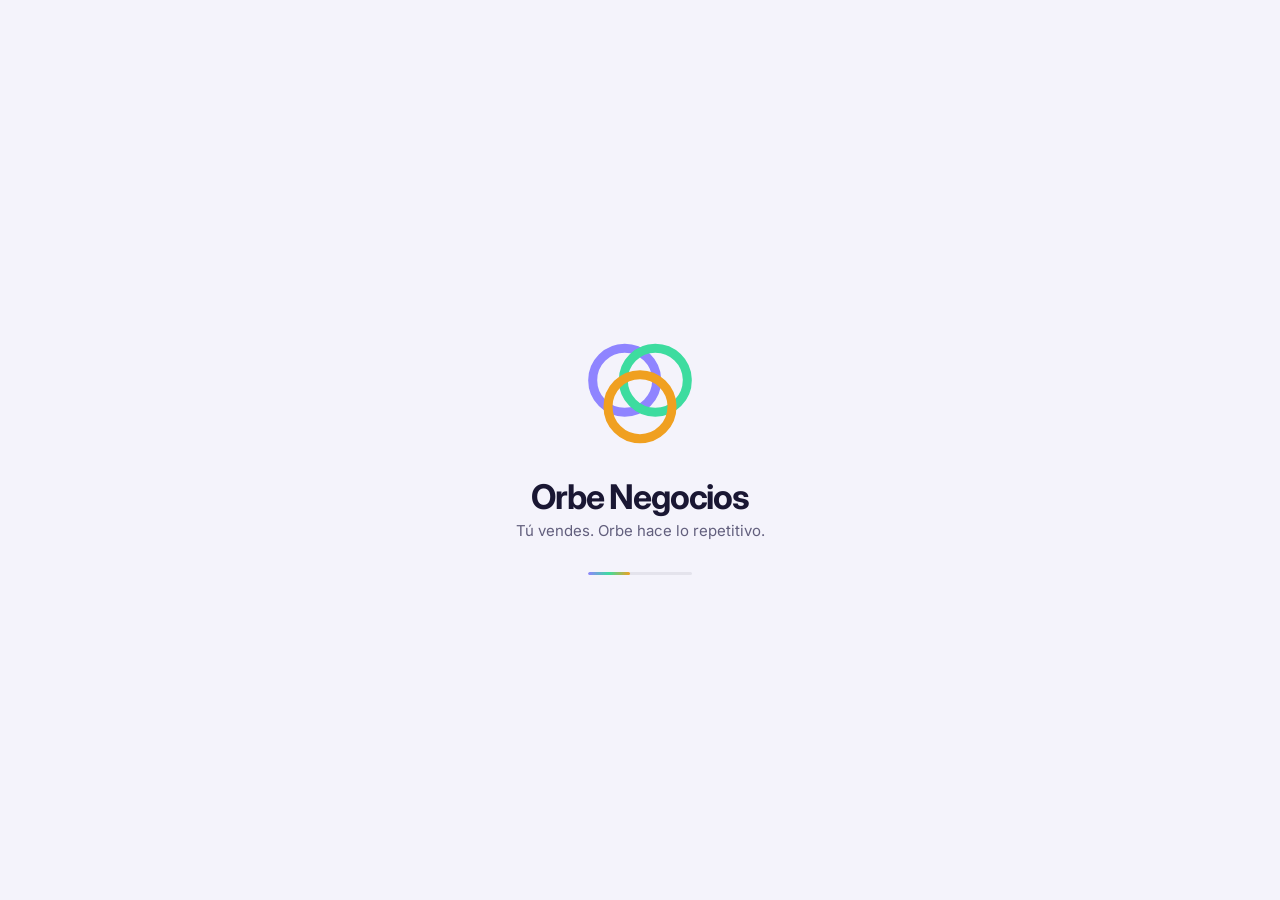
<file: index.html>
<!doctype html>
<html lang="es">
<head>
<meta charset="utf-8">
<meta name="viewport" content="width=device-width, initial-scale=1, maximum-scale=1, user-scalable=no, viewport-fit=cover">
<meta name="theme-color" content="#0b0a14">
<meta name="description" content="Orbe Negocios: vende, cobra y mira cuánto ganas, desde el teléfono o la computadora.">
<meta name="apple-mobile-web-app-capable" content="yes">
<meta name="mobile-web-app-capable" content="yes">
<meta name="apple-mobile-web-app-status-bar-style" content="black-translucent">
<meta name="apple-mobile-web-app-title" content="Orbe Negocios">
<title>Orbe Negocios</title>
<link rel="manifest" href="manifest.webmanifest">
<link rel="icon" href="icons/icono.svg" type="image/svg+xml">
<link rel="apple-touch-icon" href="icons/icono-180.png">
<link rel="preconnect" href="https://fonts.googleapis.com">
<link rel="preconnect" href="https://fonts.gstatic.com" crossorigin>
<link rel="stylesheet" href="https://fonts.googleapis.com/css2?family=Inter:wght@400;500;600;700&display=swap">
<link rel="stylesheet" href="css/orbe.css">
<link rel="modulepreload" href="js/lib/preact-htm.js">
</head>
<body>
<div id="app"></div>
<div class="splash" id="splash" role="status" aria-label="Cargando Orbe Negocios">
  <svg class="sp-logo" viewBox="0 0 92 92" aria-hidden="true">
    <g class="sp-gira">
      <circle class="sp-c sp-c1" cx="35" cy="39.7" r="23" pathLength="100"/>
      <circle class="sp-c sp-c2" cx="57" cy="39.7" r="23" pathLength="100"/>
      <circle class="sp-c sp-c3" cx="46" cy="58.7" r="23" pathLength="100"/>
    </g>
  </svg>
  <div class="sp-nombre">Orbe Negocios</div>
  <div class="sp-frase">Tú vendes. Orbe hace lo repetitivo.</div>
  <div class="sp-negocio" id="sp-negocio" hidden></div>
  <div class="sp-barra"><i></i></div>
  <p class="sp-error" id="sp-error" hidden>No se pudo abrir Orbe Negocios. Revisa tu conexión y vuelve a intentarlo.</p>
</div>
<script>
// Pantalla de carga: tema y nombre del negocio desde el primer instante; se va cuando la app está lista.
(function () {
  var d = null; try { d = JSON.parse(localStorage.getItem('orbe-negocios-mini') || 'null'); } catch (e) {}
  var tema = d && d.tema;
  if (tema === 'claro') document.documentElement.setAttribute('data-theme', 'light');
  if (tema === 'oscuro') document.documentElement.setAttribute('data-theme', 'dark');
  if (d && d.nombre) { var n = document.getElementById('sp-negocio'); n.textContent = d.nombre; n.hidden = false; }
  var el = document.getElementById('splash'), t0 = Date.now(), listo = false;
  var rapido = window.matchMedia && matchMedia('(prefers-reduced-motion: reduce)').matches;
  window.__listo = function () {
    if (listo) return; listo = true;
    setTimeout(function () { el.classList.add('sale'); setTimeout(function () { el.remove(); }, 500); }, Math.max(0, (rapido ? 250 : 1500) - (Date.now() - t0)));
  };
  // Si la app no arranca (sin internet la primera vez, o un error), se avisa en vez de quedarse cargando para siempre.
  setTimeout(function () { if (!listo) { document.getElementById('sp-error').hidden = false; el.classList.add('con-error'); } }, 9000);
  window.addEventListener('error', function (e) { if (!listo && e.target && e.target.tagName === 'SCRIPT') { document.getElementById('sp-error').hidden = false; el.classList.add('con-error'); } }, true);
})();
</script>
<noscript><p style="padding:40px 20px;text-align:center">Orbe Negocios necesita JavaScript.</p></noscript>
<script type="module" src="js/app.js"></script>
</body>
</html>
</file>
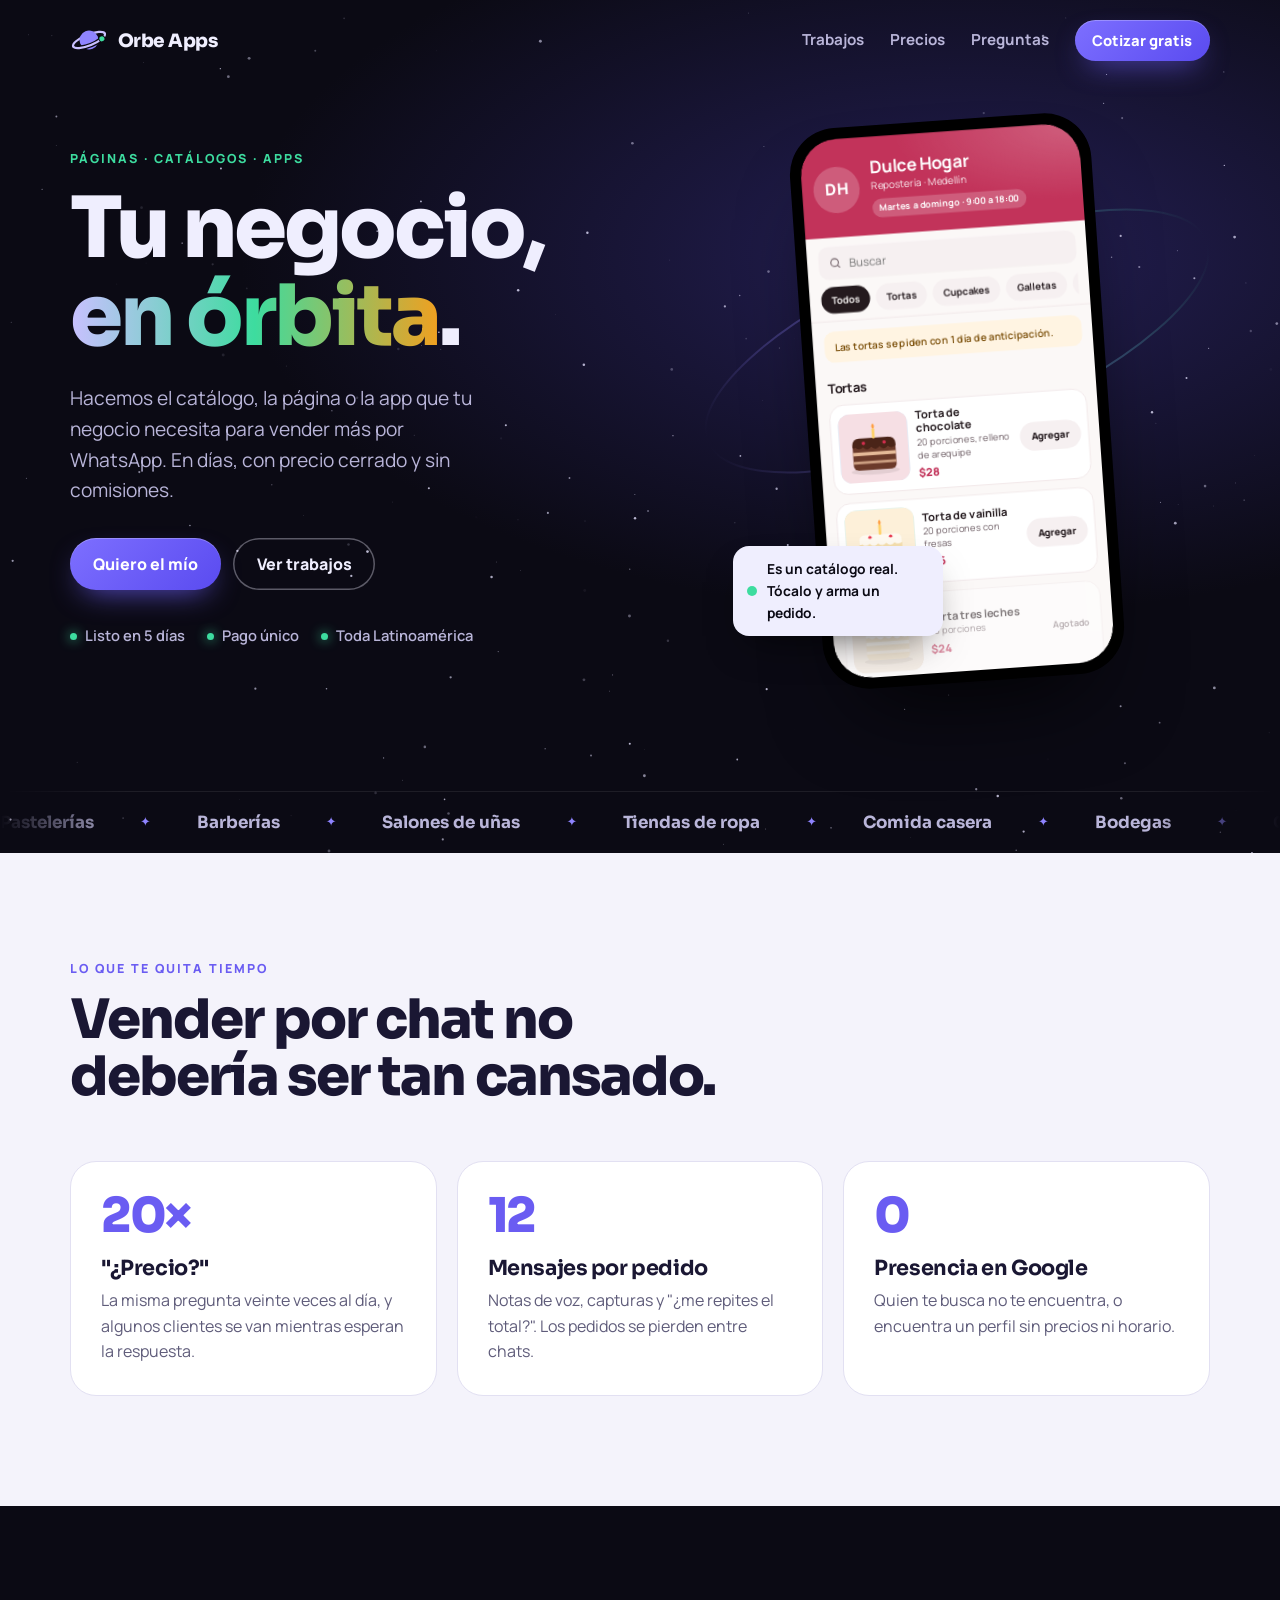
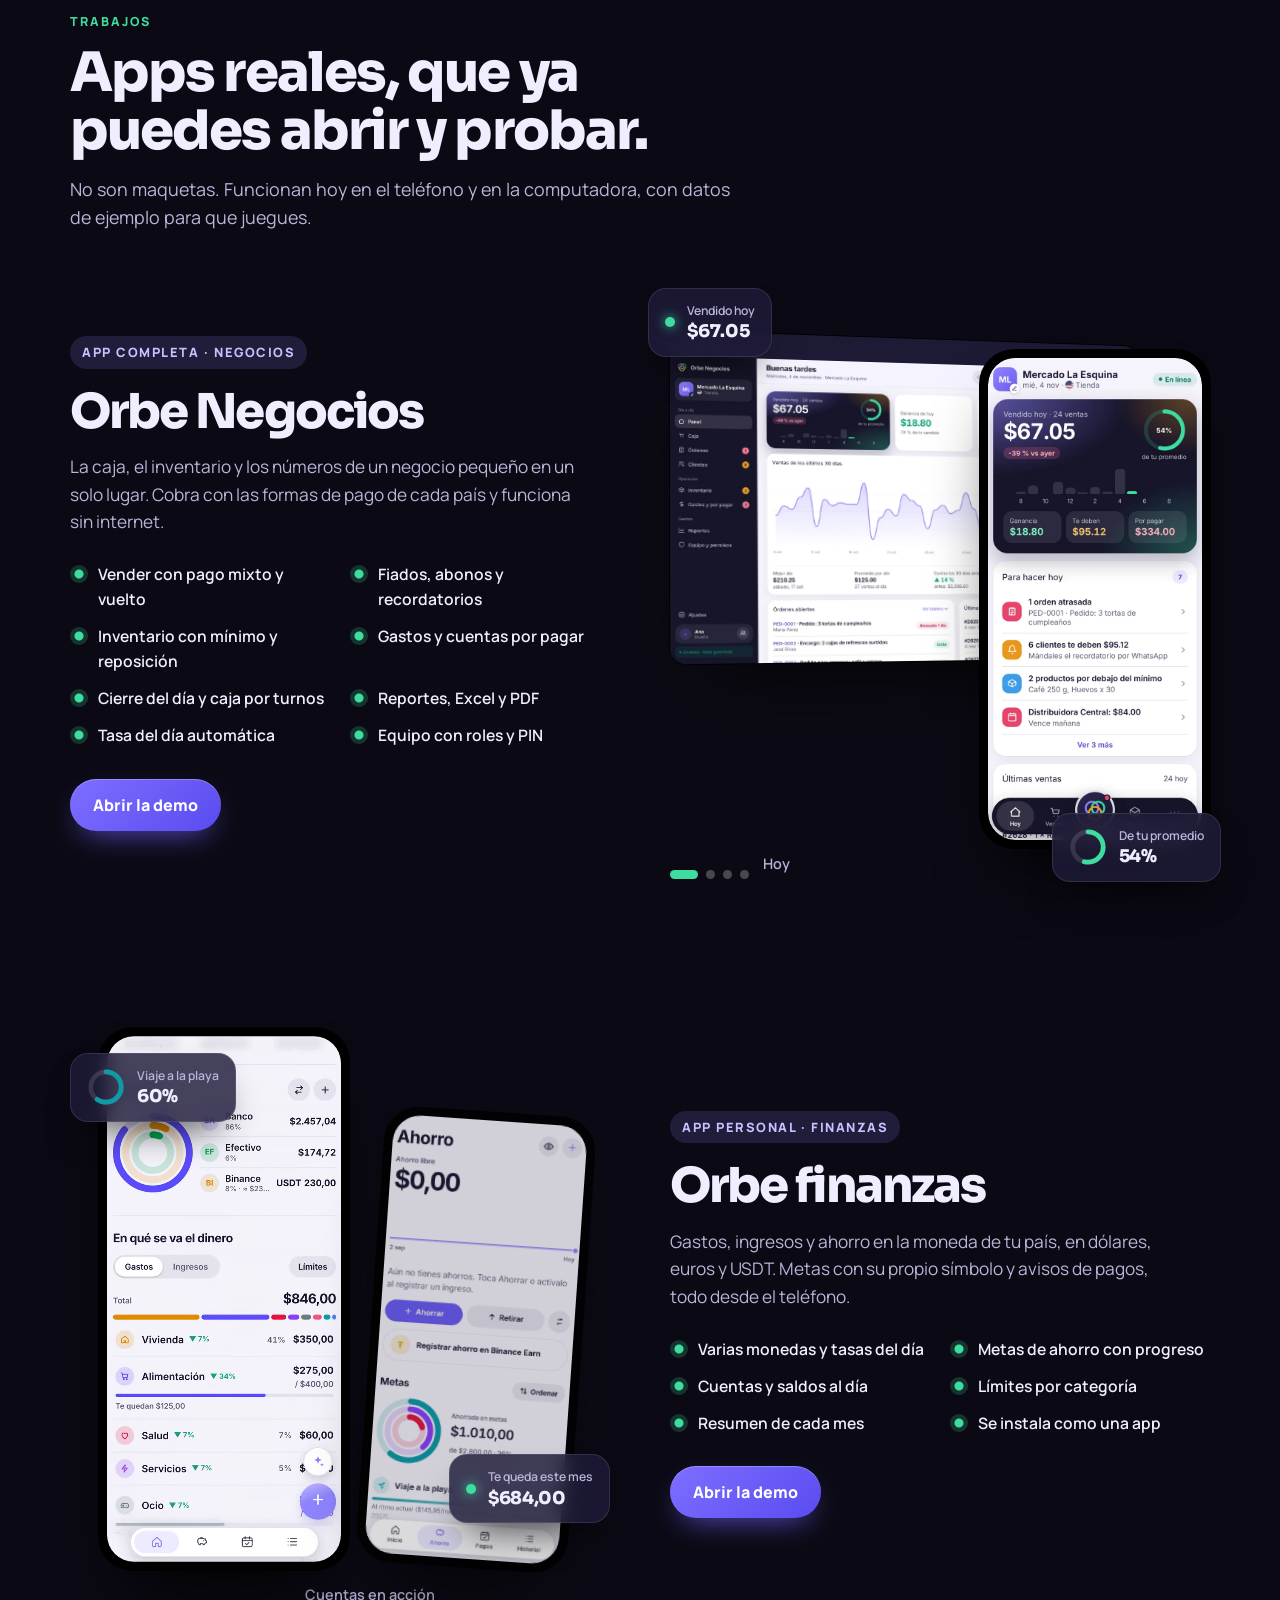
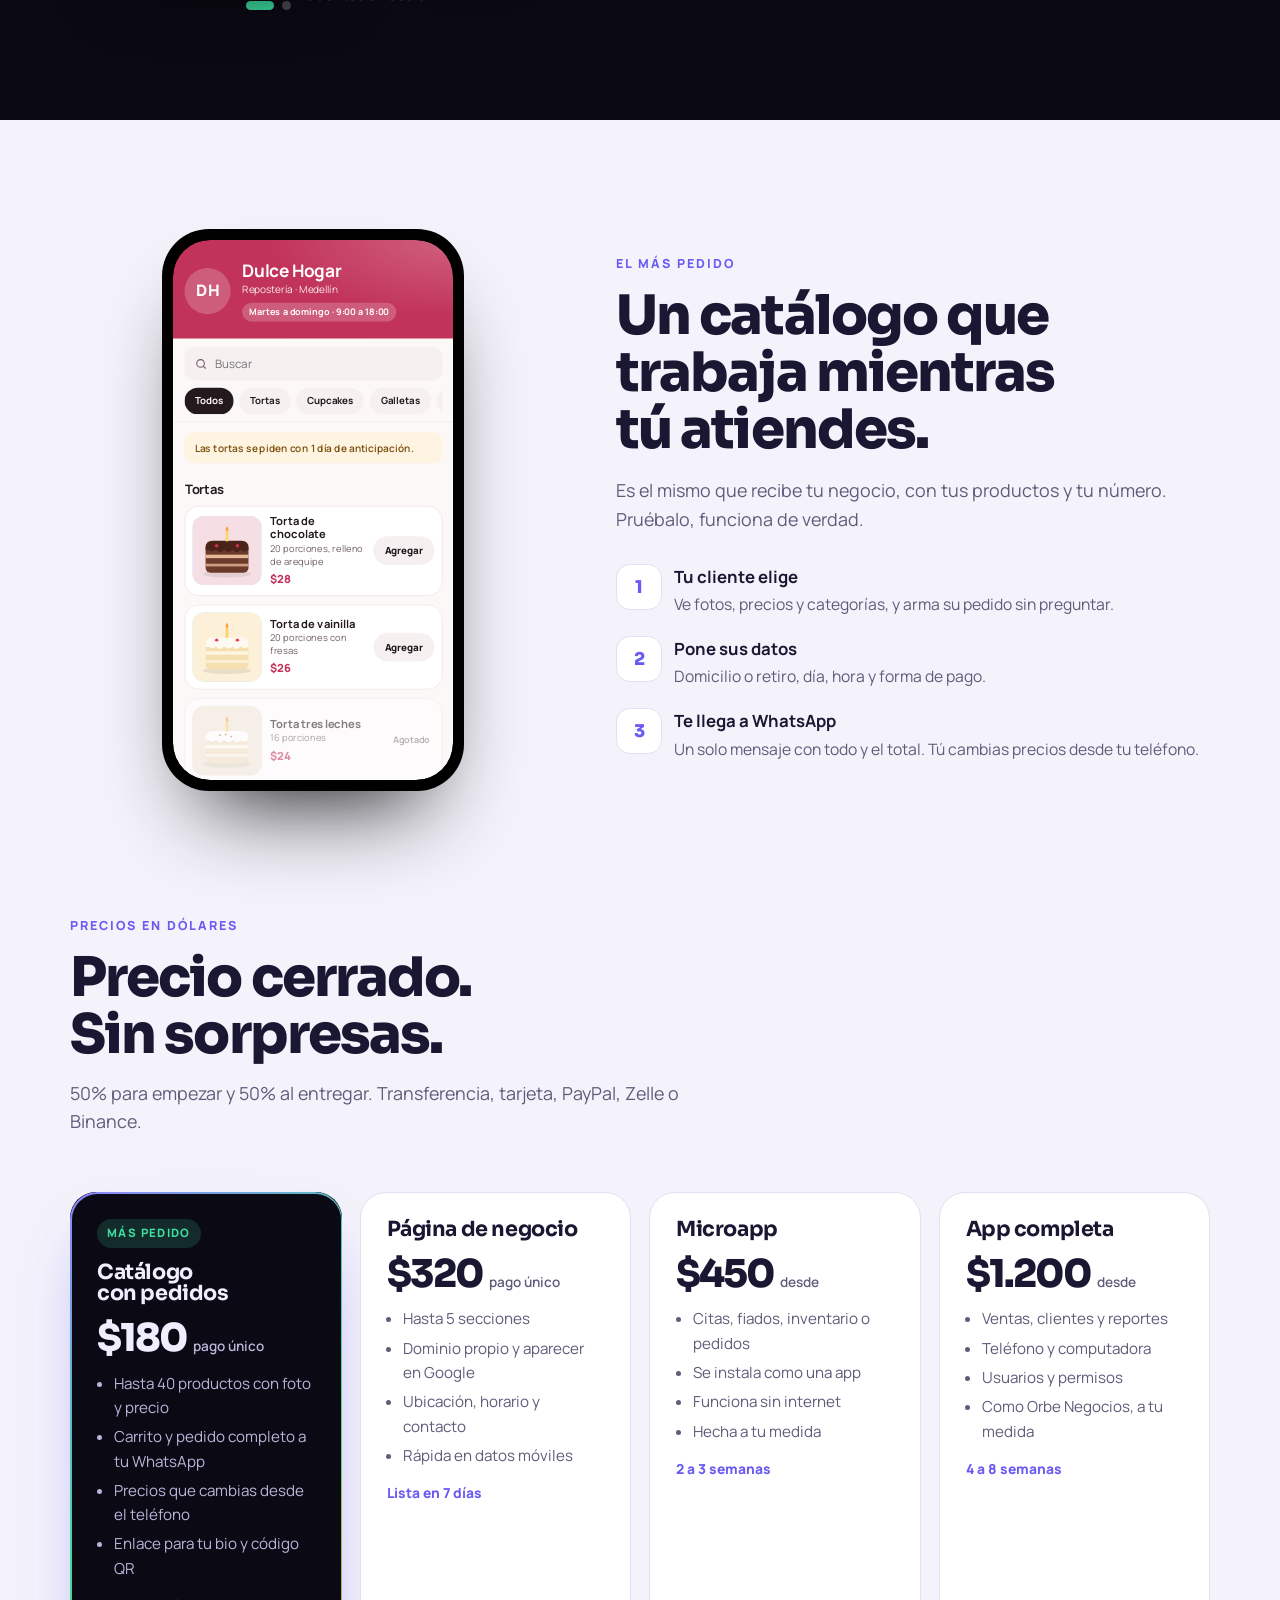
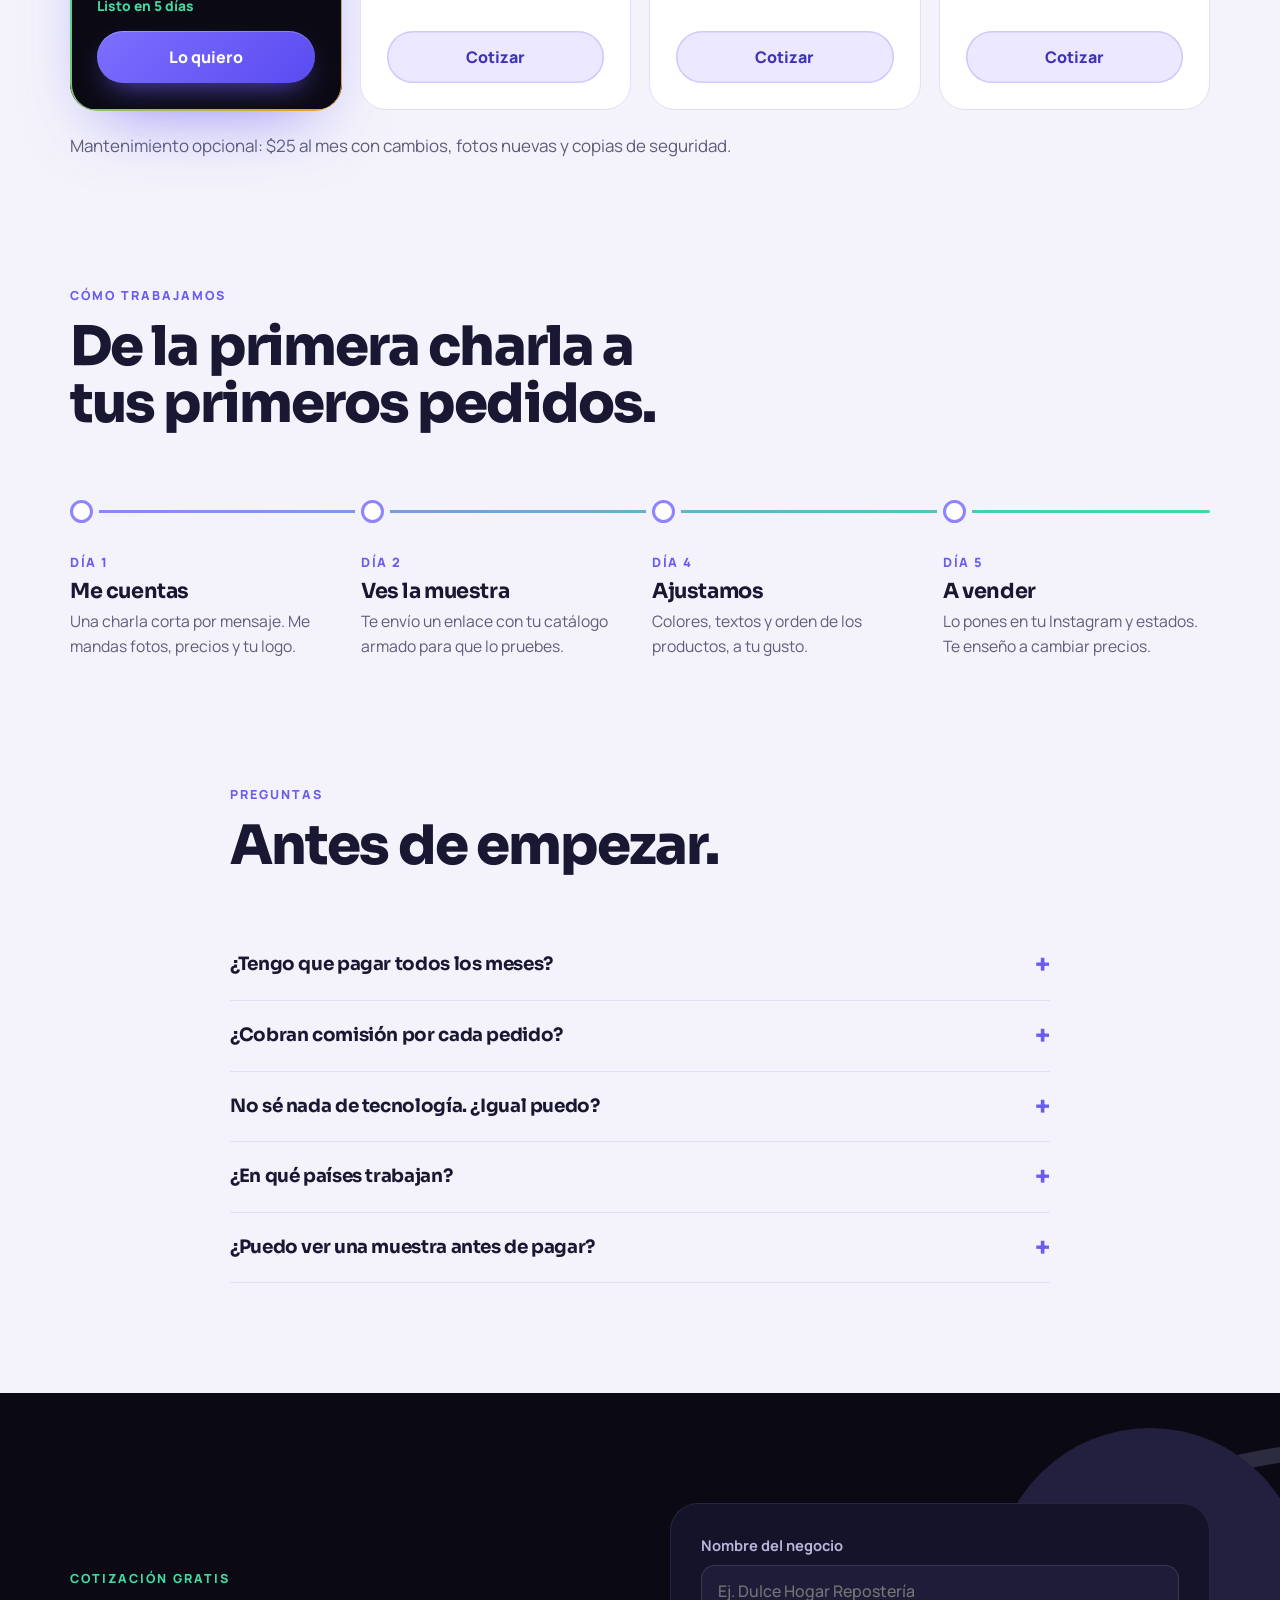
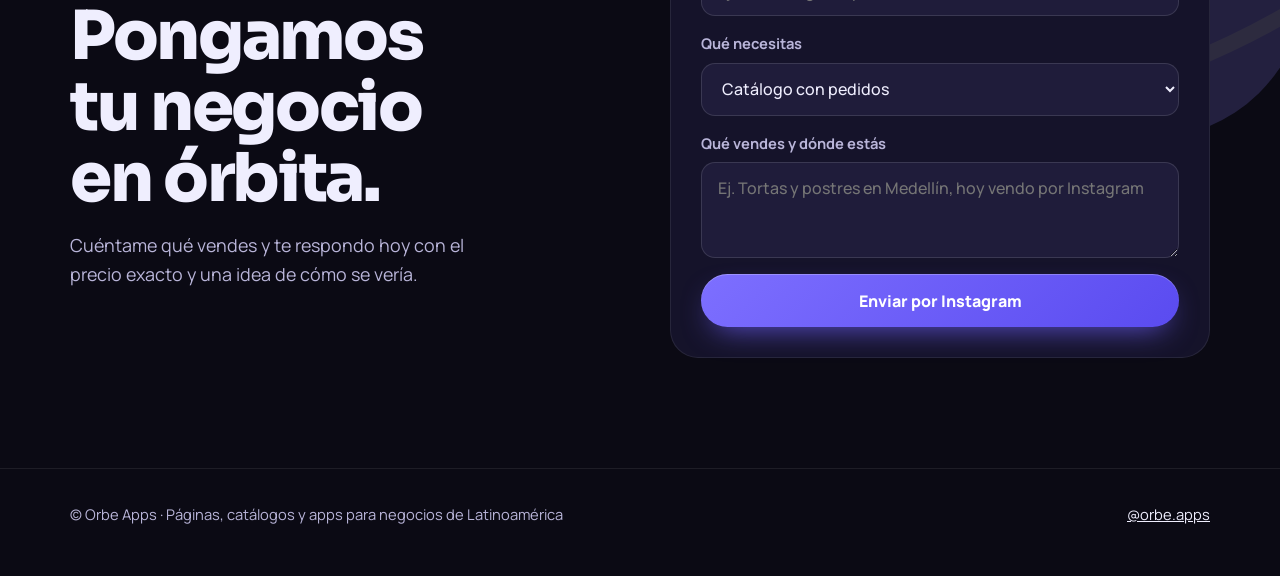
<file: servicios/index.html>
<!doctype html>
<html lang="es">
<head>
<meta charset="utf-8">
<meta name="viewport" content="width=device-width, initial-scale=1, maximum-scale=1, user-scalable=no, viewport-fit=cover">
<title>Orbe Apps · Páginas, catálogos y apps para tu negocio</title>
<meta name="description" content="Páginas web, catálogos con pedidos por WhatsApp, microapps y apps para negocios de Latinoamérica. Entrega rápida, precio cerrado y todo a distancia.">
<meta property="og:title" content="Orbe Apps · Páginas, catálogos y apps para tu negocio">
<meta property="og:description" content="Catálogo con pedidos a WhatsApp en 5 días desde 180 USD. Microapps de citas, fiados e inventario.">
<meta property="og:type" content="website">
<meta property="og:url" content="https://orbe7apps.github.io/orbe-negocios/servicios/">
<meta property="og:image" content="https://orbe7apps.github.io/orbe-negocios/servicios/portada.png">
<meta property="og:image:width" content="1200">
<meta property="og:image:height" content="630">
<meta name="twitter:card" content="summary_large_image">
<meta name="theme-color" content="#0b0a14">
<link rel="icon" href="logo.svg">
<link rel="preconnect" href="https://fonts.googleapis.com">
<link rel="stylesheet" href="https://fonts.googleapis.com/css2?family=Sora:wght@600;700;800&family=Manrope:wght@400;500;600;700;800&display=swap">
<style>
:root {
  --noche: #0b0a14; --noche2: #15132a; --noche3: #1f1c3a; --luz: #efeefe; --luz2: #b9b5d9;
  --bg: #f4f3fb; --surface: #ffffff; --ink: #1a1733; --muted: #5f5c7a; --line: #e2e0f2;
  --morado: #6a5cf2; --lila: #8f84ff; --lila2: #c9c0ff; --verde: #3ddc9f; --ambar: #f0a020; --wa: #128c5e;
  --display: "Sora", "Manrope", system-ui, sans-serif;
  --body: "Manrope", system-ui, -apple-system, sans-serif;
  --suave: cubic-bezier(.22,.8,.2,1);
}
* { box-sizing: border-box; }
html { scroll-behavior: smooth; touch-action: manipulation; -webkit-text-size-adjust: 100%; background: var(--noche); overflow-x: hidden; overflow-x: clip; }
body { margin: 0; background: var(--bg); color: var(--ink); font: 400 17px/1.6 var(--body); -webkit-font-smoothing: antialiased; overflow-x: hidden; overflow-x: clip; }
img { max-width: 100%; height: auto; display: block; }
a { color: inherit; }
.wrap { max-width: 1180px; margin: 0 auto; padding-left: max(20px, env(safe-area-inset-left)); padding-right: max(20px, env(safe-area-inset-right)); }
h1, h2, h3 { font-family: var(--display); margin: 0; letter-spacing: -.035em; text-wrap: balance; line-height: 1.05; }
h2 { font-size: clamp(2rem, 4.6vw, 3.4rem); font-weight: 800; }
h3 { font-size: 1.3rem; font-weight: 700; letter-spacing: -.02em; }
p { margin: 0; }
.eti { font: 800 .78rem/1 var(--body); letter-spacing: .16em; text-transform: uppercase; color: var(--morado); }
.btn { display: inline-flex; align-items: center; gap: .55em; padding: .95em 1.45em; border-radius: 999px; font: 800 1rem var(--body); text-decoration: none; border: 0; cursor: pointer; transition: transform .25s var(--suave), box-shadow .25s; }
.btn:hover { transform: translateY(-2px); }
.btn:focus-visible, input:focus-visible, select:focus-visible, textarea:focus-visible, summary:focus-visible { outline: 3px solid var(--lila); outline-offset: 3px; }
.btn-luz { background: linear-gradient(135deg, #7d6fff, #5a4bf0); color: #fff; box-shadow: 0 12px 30px -12px rgba(106,92,242,.9), inset 0 1px 0 rgba(255,255,255,.25); }
.btn-luz:hover { box-shadow: 0 16px 36px -12px rgba(106,92,242,1), inset 0 1px 0 rgba(255,255,255,.25); }
.nav-links a.btn-luz, .nav-links a.btn-luz:hover { color: #fff; }
.btn-borde { background: transparent; color: var(--luz); box-shadow: inset 0 0 0 1.5px rgba(239,238,254,.35); }
.btn-morado { background: var(--morado); color: #fff; box-shadow: 0 12px 30px -14px var(--morado); }

/* Aparecer al bajar: sin JS, todo se ve */
.js .rev { opacity: 0; transform: translateY(28px); transition: opacity .9s var(--suave), transform .9s var(--suave); transition-delay: var(--d, 0s); }
.js .rev.ok { opacity: 1; transform: none; }

/* ---------- Portada ---------- */
.portada { position: relative; background: radial-gradient(1200px 600px at 75% 30%, #241f55 0%, transparent 60%), var(--noche); color: var(--luz); overflow: hidden; }
#cielo { position: absolute; inset: 0; width: 100%; height: 100%; }
.nav { position: relative; z-index: 3; display: flex; justify-content: space-between; align-items: center; padding-block: 20px; }
.logo-anim { transition: transform .6s var(--suave); }
.marca:hover .logo-anim { transform: rotate(-12deg) scale(1.08); }
.marca { display: flex; align-items: center; gap: 10px; font: 800 1.15rem var(--display); letter-spacing: -.03em; text-decoration: none; }
.nav-links { display: flex; gap: 26px; align-items: center; font-weight: 700; font-size: .95rem; }
.nav-links a { text-decoration: none; color: var(--luz2); transition: color .2s; }
.nav-links a:hover { color: var(--luz); }
.nav-links .btn { padding: .7em 1.2em; font-size: .92rem; }
.hero { position: relative; z-index: 2; display: grid; grid-template-columns: 1.08fr .92fr; gap: 40px; align-items: center; padding-block: 40px 110px; }
.hero h1 { font-size: clamp(2.7rem, 6.6vw, 5.4rem); font-weight: 800; }
.hero h1 .gira { display: inline-block; background: linear-gradient(90deg, var(--lila2), var(--verde), var(--ambar), #ff8fb3, var(--lila2)) 0 0 / 200% 100% repeat-x; -webkit-background-clip: text; background-clip: text; color: transparent; animation: brillo 6s linear infinite; }
@keyframes brillo { to { background-position: 200% 0; } }
.hero .lead { font-size: 1.2rem; color: var(--luz2); max-width: 36ch; margin-top: 22px; }
.hero .acc { display: flex; flex-wrap: wrap; gap: 12px; margin-top: 32px; }
.sellos { display: flex; flex-wrap: wrap; gap: 10px 22px; margin-top: 34px; color: var(--luz2); font-size: .92rem; font-weight: 600; }
.sellos span { display: inline-flex; align-items: center; gap: 8px; }
.sellos span::before { content: ""; width: 7px; height: 7px; border-radius: 50%; background: var(--verde); box-shadow: 0 0 12px var(--verde); }
.escena { position: relative; justify-self: center; width: min(400px, 100%); aspect-ratio: 400/560; }
.escena .orbita { position: absolute; inset: -12% -22%; pointer-events: none; }
.tel-vivo { position: absolute; left: 50%; top: 50%; width: 300px; height: 560px; transform: translate(-50%, -50%) rotate(-4deg); border-radius: 46px; background: #000; padding: 10px; box-shadow: 0 50px 90px -40px rgba(0,0,0,.9), 0 0 0 1px #000; animation: flota 7s ease-in-out infinite; }
.tel-vivo iframe { width: 390px; height: 844px; border: 0; border-radius: 37px; transform: scale(.7205); transform-origin: 0 0; background: #000; color-scheme: normal; }
.tel-vivo .ventana { width: 280px; height: 540px; overflow: hidden; border-radius: 37px; background: #000; clip-path: inset(0 round 37px); isolation: isolate; }
.etiqueta-viva { position: absolute; z-index: 3; left: -6%; bottom: 8%; background: var(--luz); color: var(--noche); border-radius: 16px; padding: 12px 14px; font-size: .86rem; font-weight: 700; box-shadow: 0 18px 40px -18px rgba(0,0,0,.7); display: flex; gap: 10px; align-items: center; max-width: 210px; animation: flota 7s ease-in-out -3.5s infinite; }
.etiqueta-viva i { width: 10px; height: 10px; border-radius: 50%; background: var(--verde); flex-shrink: 0; animation: late 1.6s ease-in-out infinite; }
@keyframes flota { 0%, 100% { translate: 0 0; } 50% { translate: 0 -14px; } }
@keyframes late { 0%, 100% { box-shadow: 0 0 0 0 rgba(61,220,159,.6); } 50% { box-shadow: 0 0 0 8px rgba(61,220,159,0); } }

/* Cinta de negocios */
.cinta { position: relative; z-index: 2; border-top: 1px solid rgba(255,255,255,.08); padding-block: 20px; overflow: hidden; -webkit-mask: linear-gradient(90deg, transparent, #000 10%, #000 90%, transparent); mask: linear-gradient(90deg, transparent, #000 10%, #000 90%, transparent); }
.cinta .pista { display: flex; gap: 46px; width: max-content; animation: desliza 38s linear infinite; font: 700 1.05rem var(--display); color: var(--luz2); white-space: nowrap; }
.cinta .pista span { display: inline-flex; align-items: center; gap: 46px; }
.cinta .pista span::after { content: "✦"; color: var(--lila); font-size: .8rem; }
@keyframes desliza { to { transform: translateX(-50%); } }

/* ---------- Secciones ---------- */
section { padding-block: 110px; }
.cab { display: grid; gap: 16px; max-width: 760px; margin-bottom: 56px; }
.cab p { color: var(--muted); font-size: 1.12rem; max-width: 60ch; }

/* Problema */
.dolores { display: grid; grid-template-columns: repeat(3, minmax(0, 1fr)); gap: 20px; }
.dolor { background: var(--surface); border-radius: 26px; padding: 30px; border: 1px solid var(--line); transition: transform .4s var(--suave), box-shadow .4s; }
.dolor:hover { transform: translateY(-6px); box-shadow: 0 30px 60px -36px rgba(26,23,51,.35); }
.dolor .num { font: 800 3rem/1 var(--display); letter-spacing: -.05em; color: var(--morado); }
.dolor h3 { margin-top: 18px; }
.dolor p { color: var(--muted); margin-top: 8px; font-size: 1rem; }

/* Proyectos */
.proyectos { background: var(--noche); color: var(--luz); position: relative; overflow: hidden; }
.proyectos .cab p { color: var(--luz2); }
.proyectos .eti { color: var(--verde); }
.proyecto { display: grid; grid-template-columns: 1fr 1fr; gap: 60px; align-items: center; margin-top: 30px; }
.proyecto + .proyecto { margin-top: 140px; }
.proyecto.inverso .texto { order: 2; }
.texto h3 { font-size: clamp(2rem, 4vw, 3rem); font-weight: 800; letter-spacing: -.04em; }
.texto .tipo { display: inline-block; font-size: .8rem; font-weight: 800; letter-spacing: .12em; text-transform: uppercase; padding: 6px 12px; border-radius: 999px; background: rgba(143,132,255,.16); color: var(--lila2); margin-bottom: 18px; }
.texto > p { color: var(--luz2); margin-top: 16px; font-size: 1.08rem; max-width: 46ch; }
.funciones { list-style: none; padding: 0; margin: 26px 0 30px; display: grid; grid-template-columns: 1fr 1fr; gap: 12px 20px; }
.funciones li { display: flex; gap: 10px; align-items: flex-start; font-size: .98rem; font-weight: 600; }
.funciones li::before { content: ""; width: 18px; height: 18px; flex-shrink: 0; margin-top: 3px; border-radius: 50%; background: radial-gradient(circle at 50% 50%, var(--verde) 0 4px, rgba(61,220,159,.2) 5px); }
.texto .acc { display: flex; gap: 12px; flex-wrap: wrap; }
.vitrina { position: relative; height: 560px; perspective: 1400px; }
.pc { position: absolute; left: 0; top: 40px; width: 92%; border-radius: 16px; overflow: hidden; background: #16142a; box-shadow: 0 40px 80px -40px #000, 0 0 0 1px #000; transform: rotateY(12deg) rotateX(4deg); transform-origin: left center; transition: transform .8s var(--suave); }
.pc .barra { height: 26px; display: flex; gap: 6px; align-items: center; padding-left: 12px; background: #1d1a36; }
.pc .barra i { width: 9px; height: 9px; border-radius: 50%; background: #3a3660; }
.vitrina:hover .pc { transform: rotateY(4deg) rotateX(2deg); }
.movil { position: absolute; width: 230px; aspect-ratio: 300/650; border-radius: 34px; background: #000; padding: 8px; box-shadow: 0 40px 70px -30px #000, 0 0 0 1px #000; overflow: hidden; }
.movil .pantallas { position: relative; width: 100%; height: 100%; border-radius: 27px; overflow: hidden; background: #000; clip-path: inset(0 round 27px); isolation: isolate; }
.movil video { position: absolute; inset: 0; width: 100%; height: 100%; object-fit: cover; object-position: top; opacity: 0; transition: opacity 1s ease; background: #f4f3fb; }
.movil video.vis { opacity: 1; }
.movil img { position: absolute; inset: 0; width: 100%; height: 100%; object-fit: cover; object-position: top; opacity: 0; transition: opacity 1s ease; }
.movil img.vis { opacity: 1; }
.vitrina .movil { right: 0; bottom: 0; animation: flota 8s ease-in-out infinite; }
.chip-flota { position: absolute; z-index: 4; display: flex; align-items: center; gap: 12px; padding: 12px 16px; border-radius: 18px; background: rgba(31,28,58,.82); backdrop-filter: blur(10px); -webkit-backdrop-filter: blur(10px); border: 1px solid rgba(255,255,255,.1); box-shadow: 0 20px 40px -20px #000; color: var(--luz); font-size: .88rem; font-weight: 700; animation: flota 6s ease-in-out infinite; white-space: nowrap; }
.chip-flota small { display: block; font-weight: 600; color: var(--luz2); font-size: .76rem; }
.chip-flota b { font: 800 1.1rem var(--display); letter-spacing: -.02em; }
.chip-flota .anillo { width: 38px; height: 38px; flex-shrink: 0; }
.chip-flota .anillo circle:last-child { stroke-dasharray: 100; stroke-dashoffset: 100; transition: stroke-dashoffset 1.6s var(--suave) .4s; }
.ok .chip-flota .anillo circle:last-child, .no-js .chip-flota .anillo circle:last-child { stroke-dashoffset: var(--p, 40); }
.chip-flota .punto { width: 10px; height: 10px; border-radius: 50%; background: var(--verde); box-shadow: 0 0 12px var(--verde); flex-shrink: 0; }
.inclina { transition: transform .5s var(--suave); transform-style: preserve-3d; }
.vitrina.solo { display: flex; justify-content: center; align-items: center; gap: 22px; }
.vitrina.solo .movil { position: relative; right: auto; bottom: auto; width: 250px; }
.vitrina.solo .movil:last-child { width: 210px; opacity: .85; transform: translateY(40px) rotate(4deg); animation-delay: -4s; }
.puntos { display: flex; gap: 8px; margin-top: 22px; }
.puntos button { width: 9px; height: 9px; padding: 0; border-radius: 99px; border: 0; background: rgba(255,255,255,.25); transition: width .4s var(--suave), background .3s; cursor: pointer; }
.puntos button.vis { width: 28px; background: var(--verde); }
.puntos-wrap { display: flex; align-items: center; gap: 14px; color: var(--luz2); font-size: .9rem; font-weight: 600; }

/* Catálogo en vivo (bloque) */
.vivo { display: grid; grid-template-columns: .9fr 1.1fr; gap: 60px; align-items: center; }
.vivo .tel-vivo { position: relative; left: auto; top: auto; transform: none; margin: 0 auto; animation: none; }
.vivo-pasos { list-style: none; padding: 0; margin: 30px 0 0; display: grid; gap: 18px; counter-reset: v; }
.vivo-pasos li { counter-increment: v; display: grid; grid-template-columns: 44px 1fr; gap: 14px; align-items: start; }
.vivo-pasos li::before { content: counter(v); width: 44px; height: 44px; border-radius: 14px; display: grid; place-items: center; font: 800 1.1rem var(--display); background: var(--surface); border: 1px solid var(--line); color: var(--morado); }
.vivo-pasos b { display: block; font-size: 1.05rem; }
.vivo-pasos span { color: var(--muted); font-size: .98rem; }

/* Planes */
.planes { display: grid; grid-template-columns: repeat(4, minmax(0, 1fr)); gap: 18px; align-items: stretch; }
.plan { position: relative; background: var(--surface); border: 1px solid var(--line); border-radius: 26px; padding: 26px; display: flex; flex-direction: column; gap: 14px; transition: transform .4s var(--suave), box-shadow .4s; }
.plan:hover { transform: translateY(-6px); box-shadow: 0 30px 60px -36px rgba(26,23,51,.4); }
.plan.top { background: var(--noche); color: var(--luz); border-color: transparent; box-shadow: 0 30px 70px -30px rgba(106,92,242,.7); }
.plan.top::before { content: ""; position: absolute; inset: -1.5px; border-radius: 27px; padding: 1.5px; background: linear-gradient(140deg, var(--lila), var(--verde), var(--ambar)); -webkit-mask: linear-gradient(#000 0 0) content-box, linear-gradient(#000 0 0); -webkit-mask-composite: xor; mask-composite: exclude; pointer-events: none; }
.plan .chip { align-self: flex-start; font-size: .72rem; font-weight: 800; letter-spacing: .12em; text-transform: uppercase; padding: 5px 10px; border-radius: 999px; background: rgba(61,220,159,.16); color: var(--verde); }
.plan .precio { font: 800 2.4rem/1 var(--display); letter-spacing: -.05em; }
.plan .precio small { font: 600 .85rem var(--body); letter-spacing: 0; color: var(--muted); }
.plan.top .precio small, .plan.top ul { color: var(--luz2); }
.plan ul { margin: 0; padding-left: 1.1em; color: var(--muted); font-size: .95rem; display: grid; gap: 5px; }
.plan .plazo { font-size: .86rem; font-weight: 800; color: var(--morado); }
.plan.top .plazo { color: var(--verde); }
.plan .btn { margin-top: auto; justify-content: center; }
.plan .btn-claro { background: #ebe8ff; color: #3d32b8; box-shadow: inset 0 0 0 1.5px #cfc9ff; }
.plan .btn-claro:hover { background: #ded9ff; }
.nota { margin-top: 22px; color: var(--muted); }
.desliza { display: none; align-items: center; gap: 8px; color: var(--muted); font-size: .85rem; font-weight: 700; margin-top: 4px; }
.solo-movil { display: none !important; }
.fijo { display: none; position: fixed; z-index: 20; left: 12px; right: 12px; bottom: calc(12px + env(safe-area-inset-bottom)); justify-content: center; transform: translateY(140%); transition: transform .45s var(--suave); }
.fijo.ver { transform: none; }
.fijo .btn { width: 100%; max-width: 420px; justify-content: center; }

/* Proceso */
.linea-tiempo { position: relative; display: grid; grid-template-columns: repeat(4, minmax(0, 1fr)); gap: 24px; }
.linea-tiempo::before { content: ""; position: absolute; left: 0; right: 0; top: 22px; height: 3px; border-radius: 3px; background: var(--line); }
.linea-tiempo .progreso { position: absolute; left: 0; top: 22px; height: 3px; border-radius: 3px; width: 0; background: linear-gradient(90deg, var(--lila), var(--verde)); transition: width 1.8s var(--suave); }
.linea-tiempo.ok .progreso { width: 100%; }
.no-js .linea-tiempo .progreso { width: 100%; }
.hito { position: relative; padding-top: 64px; }
.hito::before { content: ""; box-sizing: border-box; position: absolute; top: 12px; left: 0; width: 23px; height: 23px; border-radius: 50%; background: var(--surface); border: 3px solid var(--lila); box-shadow: 0 0 0 6px var(--bg); }
.hito .dia { font-size: .8rem; font-weight: 800; letter-spacing: .12em; text-transform: uppercase; color: var(--morado); }
.hito h3 { margin-top: 8px; }
.hito p { color: var(--muted); margin-top: 6px; font-size: .98rem; }

/* Preguntas */
.faq { max-width: 860px; }
.faq details { border-bottom: 1px solid var(--line); padding-block: 22px; }
.faq summary { font: 700 1.15rem var(--display); letter-spacing: -.02em; cursor: pointer; list-style: none; display: flex; justify-content: space-between; gap: 16px; }
.faq summary::-webkit-details-marker { display: none; }
.faq summary::after { content: "+"; font-size: 1.6rem; line-height: 1; color: var(--morado); transition: transform .3s var(--suave); }
.faq details[open] summary::after { transform: rotate(45deg); }
.faq details p { color: var(--muted); margin-top: 12px; max-width: 65ch; }

/* Cierre */
.cierre { background: var(--noche); color: var(--luz); position: relative; overflow: hidden; }
.cierre-in { position: relative; z-index: 2; display: grid; grid-template-columns: 1fr 1fr; gap: 60px; align-items: center; }
.cierre h2 { font-size: clamp(2.4rem, 5.4vw, 4.2rem); }
.cierre .lead { color: var(--luz2); margin-top: 18px; font-size: 1.12rem; max-width: 40ch; }
.planeta-grande { position: absolute; right: -180px; top: -120px; width: 620px; opacity: .18; pointer-events: none; }
form { background: var(--noche2); border: 1px solid rgba(255,255,255,.08); border-radius: 28px; padding: 30px; display: grid; gap: 16px; }
label { display: grid; gap: 7px; font-weight: 700; font-size: .92rem; color: var(--luz2); }
input, select, textarea { font: 500 1rem var(--body); padding: .85em 1em; border-radius: 14px; border: 1px solid rgba(255,255,255,.12); background: var(--noche3); color: var(--luz); width: 100%; }
textarea { min-height: 96px; resize: vertical; }
form .btn { justify-content: center; }
.aviso { font-size: .92rem; color: var(--verde); }

footer { background: var(--noche); color: var(--luz2); border-top: 1px solid rgba(255,255,255,.08); padding-block: 34px 50px; font-size: .92rem; }
footer .wrap { display: flex; justify-content: space-between; gap: 16px; flex-wrap: wrap; align-items: center; }
footer a { color: var(--luz); }

@media (max-width: 960px) {
  .hero, .proyecto, .vivo, .cierre-in { grid-template-columns: 1fr; }
  .proyecto.inverso .texto { order: 0; }
  .planes { grid-template-columns: 1fr 1fr; }
  .nav-links a:not(.btn) { display: none; }
  .hero { padding-block: 20px 80px; }
  .escena { margin-top: 20px; }
}
@media (max-width: 640px) {
  body { font-size: 16px; }
  section { padding-block: 64px; }
  .cab { margin-bottom: 32px; gap: 12px; }
  .cab p { font-size: 1rem; }
  h2 { font-size: 2rem; }
  .btn { padding: .9em 1.25em; }
  /* Portada: texto primero, teléfono derecho y más pequeño */
  .nav { padding-block: 14px; }
  .nav-links .btn { padding: .6em 1em; font-size: .85rem; }
  .hero { padding-block: 12px 56px; gap: 8px; }
  .hero h1 { font-size: 2.9rem; }
  .hero .lead { font-size: 1.05rem; margin-top: 16px; }
  .hero .acc { margin-top: 24px; }
  .hero .acc .btn { flex: 1; justify-content: center; }
  .sellos { margin-top: 22px; font-size: .85rem; gap: 8px 16px; }
  .escena { width: 100%; aspect-ratio: auto; height: 520px; margin-top: 28px; }
  .escena .orbita { inset: 0 -30%; }
  .tel-vivo { width: 262px; height: 490px; padding: 9px; border-radius: 40px; transform: translate(-50%, -50%); }
  .tel-vivo .ventana { width: 244px; height: 472px; border-radius: 32px; clip-path: inset(0 round 32px); }
  .tel-vivo iframe { transform: scale(.628); }
  .etiqueta-viva { left: 50%; bottom: 0; transform: translateX(-50%); max-width: none; white-space: nowrap; font-size: .8rem; padding: 10px 14px; }
  .cinta { padding-block: 14px; }
  .cinta .pista { font-size: .92rem; gap: 30px; }
  .cinta .pista span { gap: 30px; }
  /* Problemas: filas compactas */
  .dolores { grid-template-columns: 1fr; gap: 12px; }
  .dolor { display: grid; grid-template-columns: 72px 1fr; gap: 4px 14px; padding: 18px; border-radius: 20px; align-items: start; }
  .dolor .num { grid-row: span 2; font-size: 2.1rem; }
  .dolor h3 { margin: 0; font-size: 1.08rem; }
  .dolor p { margin: 0; font-size: .92rem; }
  /* Trabajos */
  .proyecto { gap: 28px; margin-top: 0; }
  .proyecto + .proyecto { margin-top: 80px; }
  .texto h3 { font-size: 2.1rem; }
  .texto > p { font-size: 1rem; }
  .funciones { grid-template-columns: 1fr 1fr; gap: 10px 14px; margin: 20px 0 24px; }
  .funciones li { font-size: .86rem; gap: 8px; }
  .funciones li::before { width: 14px; height: 14px; margin-top: 3px; }
  .texto .acc .btn { width: 100%; justify-content: center; }
  .vitrina { height: 420px; }
  .vitrina .pc { width: 90%; top: 30px; border-radius: 12px; transform: rotateY(14deg) rotateX(4deg); }
  .vitrina .pc .barra { height: 18px; }
  .vitrina .movil { width: 158px; padding: 6px; border-radius: 26px; }
  .vitrina .movil .pantallas { border-radius: 21px; clip-path: inset(0 round 21px); }
  .vitrina.solo { height: 440px; gap: 0; }
  .vitrina.solo .movil { width: 186px; }
  .vitrina.solo .movil:last-child { display: block; width: 150px; margin-left: -46px; z-index: -1; transform: translateY(46px) rotate(7deg); opacity: .9; }
  .chip-flota { padding: 8px 12px; font-size: .78rem; gap: 9px; border-radius: 14px; }
  .chip-flota b { font-size: .95rem; }
  .chip-flota .anillo { width: 28px; height: 28px; }
  .vitrina .chip-flota:first-child { left: 0 !important; top: 0 !important; }
  .vitrina .chip-flota:nth-child(2) { right: 0 !important; bottom: -2% !important; left: auto !important; top: auto !important; }
  .vitrina.solo .chip-flota:first-child { top: 4% !important; }
  .vitrina.solo .chip-flota:nth-child(2) { bottom: 6% !important; }
  .puntos-wrap { justify-content: center; }
  /* Catálogo en vivo: sin segundo teléfono (ya está en la portada) */
  .vivo { gap: 36px; }
  .vivo .tel-vivo { width: 262px; height: 490px; transform: none; }
  .vivo-pasos { margin-top: 22px; gap: 14px; }
  .vivo-pasos li { grid-template-columns: 38px 1fr; }
  .vivo-pasos li::before { width: 38px; height: 38px; border-radius: 12px; font-size: 1rem; }
  .solo-movil { display: inline-flex !important; }
  /* Precios: carrusel que se desliza */
  .planes { display: flex; gap: 14px; overflow-x: auto; scroll-snap-type: x mandatory; margin-inline: -20px; padding: 6px 20px 18px; scrollbar-width: none; }
  .planes::-webkit-scrollbar { display: none; }
  .plan { flex: 0 0 82%; scroll-snap-align: center; padding: 22px; }
  .plan:hover { transform: none; }
  .desliza { display: flex !important; }
  /* Proceso */
  .linea-tiempo { grid-template-columns: 1fr; gap: 26px; }
  .linea-tiempo::before, .linea-tiempo .progreso { left: 10px; right: auto; top: 0; bottom: 0; width: 3px; height: auto; }
  .linea-tiempo .progreso { height: 0; transition: height 1.8s var(--suave); }
  .linea-tiempo.ok .progreso, .no-js .linea-tiempo .progreso { width: 3px; height: 100%; }
  .hito { padding-top: 0; padding-left: 46px; }
  .hito::before { top: 2px; }
  .faq summary { font-size: 1.02rem; }
  .faq details { padding-block: 18px; }
  .cierre h2 { font-size: 2.4rem; }
  .cierre-in { gap: 28px; }
  form { padding: 20px; border-radius: 22px; }
  input, select, textarea { font-size: 16px; }
  .planeta-grande { width: 380px; right: -160px; top: -80px; }
  footer { padding-bottom: 110px; }
  /* Botón fijo para cotizar */
  .fijo { display: flex !important; }
}
@media (prefers-reduced-motion: reduce) {
  *, *::before, *::after { animation: none !important; transition: none !important; }
  .js .rev { opacity: 1; transform: none; }
  html { scroll-behavior: auto; }
}
</style>
</head>
<body class="no-js">
<script>document.body.classList.replace('no-js', 'js');</script>

<header class="portada">
  <canvas id="cielo" aria-hidden="true"></canvas>
  <div class="wrap">
    <nav class="nav">
      <a class="marca" href="#"><svg class="logo-anim" width="38" height="38" viewBox="0 0 120 120" aria-hidden="true"><defs><mask id="mN" maskUnits="userSpaceOnUse" x="-20" y="-20" width="160" height="160"><rect x="-20" y="-20" width="160" height="80" fill="#fff"/><circle cx="60" cy="60" r="30" fill="#000"/></mask><clipPath id="cN" clipPathUnits="userSpaceOnUse"><rect x="-20" y="60" width="160" height="80"/></clipPath></defs><g transform="rotate(-22 60 60)"><path d="M6 60 A54 17 0 0 1 114 60" fill="none" stroke="#c9c0ff" stroke-width="7" stroke-linecap="round"/><circle cx="60" cy="60" r="30" fill="#8f84ff"/><path d="M25.3 73 A54 17 0 0 0 94.7 73" fill="none" stroke="#0b0a14" stroke-width="15"/><path d="M6 60 A54 17 0 0 0 114 60" fill="none" stroke="#c9c0ff" stroke-width="7" stroke-linecap="round"/><g mask="url(#mN)"><circle r="11" fill="#0b0a14"><animateMotion dur="6s" repeatCount="indefinite" path="M6 60 A54 17 0 1 0 114 60 A54 17 0 1 0 6 60"/></circle><circle r="8" fill="#3ddc9f"><animateMotion dur="6s" repeatCount="indefinite" path="M6 60 A54 17 0 1 0 114 60 A54 17 0 1 0 6 60"/></circle></g><g clip-path="url(#cN)"><circle r="11" fill="#0b0a14"><animateMotion dur="6s" repeatCount="indefinite" path="M6 60 A54 17 0 1 0 114 60 A54 17 0 1 0 6 60"/></circle><circle r="8" fill="#3ddc9f"><animateMotion dur="6s" repeatCount="indefinite" path="M6 60 A54 17 0 1 0 114 60 A54 17 0 1 0 6 60"/></circle></g></g></svg> Orbe Apps</a>
      <div class="nav-links">
        <a href="#trabajos">Trabajos</a>
        <a href="#precios">Precios</a>
        <a href="#preguntas">Preguntas</a>
        <a class="btn btn-luz" href="#cotizar">Cotizar gratis</a>
      </div>
    </nav>
    <div class="hero">
      <div>
        <div class="eti rev" style="color:var(--verde)">Páginas · catálogos · apps</div>
        <h1 class="rev" style="--d:.08s;margin-top:18px">Tu negocio, <span class="gira">en órbita</span>.</h1>
        <p class="lead rev" style="--d:.16s">Hacemos el catálogo, la página o la app que tu negocio necesita para vender más por WhatsApp. En días, con precio cerrado y sin comisiones.</p>
        <div class="acc rev" style="--d:.24s">
          <a class="btn btn-luz" href="#cotizar">Quiero el mío</a>
          <a class="btn btn-borde" href="#trabajos">Ver trabajos</a>
        </div>
        <div class="sellos rev" style="--d:.32s"><span>Listo en 5 días</span><span>Pago único</span><span>Toda Latinoamérica</span></div>
      </div>
      <div class="escena rev" style="--d:.2s">
        <svg class="orbita" viewBox="0 0 600 600" aria-hidden="true">
          <defs><linearGradient id="g1" x1="0" x2="1"><stop offset="0" stop-color="#8f84ff" stop-opacity=".0"/><stop offset=".5" stop-color="#8f84ff" stop-opacity=".7"/><stop offset="1" stop-color="#3ddc9f" stop-opacity=".0"/></linearGradient></defs>
          <ellipse cx="300" cy="300" rx="280" ry="95" fill="none" stroke="url(#g1)" stroke-width="2" transform="rotate(-22 300 300)"/>
          <g transform="rotate(-22 300 300)"><circle r="9" fill="#3ddc9f"><animateMotion dur="9s" repeatCount="indefinite" path="M20 300 A280 95 0 1 0 580 300 A280 95 0 1 0 20 300"/></circle></g>
        </svg>
        <div class="tel-vivo"><div class="ventana"><iframe src="../catalogos/dulce-hogar/" title="Catálogo de ejemplo de Dulce Hogar, se puede usar" loading="lazy"></iframe></div></div>
        <div class="etiqueta-viva"><i></i>Es un catálogo real. Tócalo y arma un pedido.</div>
      </div>
    </div>
  </div>
  <div class="cinta" aria-hidden="true"><div class="pista">
    <span>Pastelerías</span><span>Barberías</span><span>Salones de uñas</span><span>Tiendas de ropa</span><span>Comida casera</span><span>Bodegas</span><span>Cosmética natural</span><span>Veterinarias</span><span>Academias</span><span>Fotógrafos</span>
    <span>Pastelerías</span><span>Barberías</span><span>Salones de uñas</span><span>Tiendas de ropa</span><span>Comida casera</span><span>Bodegas</span><span>Cosmética natural</span><span>Veterinarias</span><span>Academias</span><span>Fotógrafos</span>
  </div></div>
</header>

<section>
  <div class="wrap">
    <div class="cab">
      <div class="eti rev">Lo que te quita tiempo</div>
      <h2 class="rev" style="--d:.08s">Vender por chat no debería ser tan cansado.</h2>
    </div>
    <div class="dolores">
      <div class="dolor rev"><div class="num" data-desde="1" data-hasta="20" data-fin="×">20×</div><h3>"¿Precio?"</h3><p>La misma pregunta veinte veces al día, y algunos clientes se van mientras esperan la respuesta.</p></div>
      <div class="dolor rev" style="--d:.1s"><div class="num" data-desde="1" data-hasta="12">12</div><h3>Mensajes por pedido</h3><p>Notas de voz, capturas y "¿me repites el total?". Los pedidos se pierden entre chats.</p></div>
      <div class="dolor rev" style="--d:.2s"><div class="num" data-desde="10" data-hasta="0">0</div><h3>Presencia en Google</h3><p>Quien te busca no te encuentra, o encuentra un perfil sin precios ni horario.</p></div>
    </div>
  </div>
</section>

<section class="proyectos" id="trabajos">
  <div class="wrap">
    <div class="cab">
      <div class="eti rev">Trabajos</div>
      <h2 class="rev" style="--d:.08s">Apps reales, que ya puedes abrir y probar.</h2>
      <p class="rev" style="--d:.16s">No son maquetas. Funcionan hoy en el teléfono y en la computadora, con datos de ejemplo para que juegues.</p>
    </div>

    <article class="proyecto">
      <div class="texto">
        <span class="tipo rev">App completa · negocios</span>
        <h3 class="rev" style="--d:.06s">Orbe Negocios</h3>
        <p class="rev" style="--d:.12s">La caja, el inventario y los números de un negocio pequeño en un solo lugar. Cobra con las formas de pago de cada país y funciona sin internet.</p>
        <ul class="funciones rev" style="--d:.18s">
          <li>Vender con pago mixto y vuelto</li><li>Fiados, abonos y recordatorios</li>
          <li>Inventario con mínimo y reposición</li><li>Gastos y cuentas por pagar</li>
          <li>Cierre del día y caja por turnos</li><li>Reportes, Excel y PDF</li>
          <li>Tasa del día automática</li><li>Equipo con roles y PIN</li>
        </ul>
        <div class="acc rev" style="--d:.24s"><a class="btn btn-luz" href="https://orbe7apps.github.io/orbe-negocios/" target="_blank" rel="noopener">Abrir la demo</a></div>
      </div>
      <div>
        <div class="vitrina rev" style="--d:.1s">
          <div class="chip-flota" style="left:-4%;top:0;animation-delay:-2s"><span class="punto"></span><span><small>Vendido hoy</small><b>$67.05</b></span></div>
          <div class="chip-flota" style="right:-2%;bottom:-6%;animation-delay:-4s"><svg class="anillo" viewBox="0 0 40 40" style="--p:46"><circle cx="20" cy="20" r="16" fill="none" stroke="rgba(255,255,255,.12)" stroke-width="5"/><circle cx="20" cy="20" r="16" fill="none" stroke="#3ddc9f" stroke-width="5" stroke-linecap="round" pathLength="100" transform="rotate(-90 20 20)"/></svg><span><small>De tu promedio</small><b>54%</b></span></div>
          <div class="pc"><div class="barra"><i></i><i></i><i></i></div><img src="img/negocios-pc.webp" alt="Panel de Orbe Negocios en computadora con ventas del día y de los últimos 30 días" loading="lazy" width="1400" height="875"></div>
          <div class="movil" data-carrusel="neg"><div class="pantallas">
            <img class="vis" src="img/negocios-hoy.webp" alt="Pantalla Hoy: vendido hoy y tareas del día" loading="lazy">
            <img src="img/negocios-vender.webp" alt="Pantalla para vender con productos" loading="lazy">
            <img src="img/negocios-inventario.webp" alt="Inventario con existencias y ganancia" loading="lazy">
            <img src="img/negocios-reportes.webp" alt="Reportes con ventas, gastos y ganancia" loading="lazy">
          </div></div>
        </div>
        <div class="puntos-wrap"><div class="puntos" data-puntos="neg"></div><span data-nombre="neg">Hoy</span></div>
      </div>
    </article>

    <article class="proyecto inverso">
      <div class="texto">
        <span class="tipo rev">App personal · finanzas</span>
        <h3 class="rev" style="--d:.06s">Orbe finanzas</h3>
        <p class="rev" style="--d:.12s">Gastos, ingresos y ahorro en la moneda de tu país, en dólares, euros y USDT. Metas con su propio símbolo y avisos de pagos, todo desde el teléfono.</p>
        <ul class="funciones rev" style="--d:.18s">
          <li>Varias monedas y tasas del día</li><li>Metas de ahorro con progreso</li>
          <li>Cuentas y saldos al día</li><li>Límites por categoría</li>
          <li>Resumen de cada mes</li><li>Se instala como una app</li>
        </ul>
        <div class="acc rev" style="--d:.24s"><a class="btn btn-luz" href="https://orbe7apps.github.io/misgastos/" target="_blank" rel="noopener">Abrir la demo</a></div>
      </div>
      <div>
        <div class="vitrina solo rev" style="--d:.1s">
          <div class="chip-flota" style="left:0;top:6%;animation-delay:-1s"><svg class="anillo" viewBox="0 0 40 40" style="--p:40"><circle cx="20" cy="20" r="16" fill="none" stroke="rgba(255,255,255,.12)" stroke-width="5"/><circle cx="20" cy="20" r="16" fill="none" stroke="#0e9aa7" stroke-width="5" stroke-linecap="round" pathLength="100" transform="rotate(-90 20 20)"/></svg><span><small>Viaje a la playa</small><b>60%</b></span></div>
          <div class="chip-flota" style="right:0;bottom:10%;animation-delay:-3.5s"><span class="punto"></span><span><small>Te queda este mes</small><b>$684,00</b></span></div>
          <div class="movil" data-carrusel="fin"><div class="pantallas">
            <video class="vis" data-dur="11200" preload="auto" muted loop playsinline poster="img/finanzas-cuentas.webp" aria-label="Orbe finanzas en uso: cuentas con su gráfico y en qué se va el dinero"><source src="img/finanzas-cuentas.webm" type="video/webm"><source src="img/finanzas-cuentas.mp4" type="video/mp4"></video>
            <img src="img/finanzas-historial.webp" alt="Historial de ingresos y gastos" loading="lazy">
          </div></div>
          <div class="movil"><div class="pantallas"><img class="vis" src="img/finanzas-ahorro.webp" alt="" loading="lazy"></div></div>
        </div>
        <div class="puntos-wrap" style="justify-content:center"><div class="puntos" data-puntos="fin"></div><span data-nombre="fin">Cuentas en acción</span></div>
      </div>
    </article>
  </div>
</section>

<section id="catalogo">
  <div class="wrap vivo">
    <div class="rev"><div class="tel-vivo"><div class="ventana"><iframe src="../catalogos/dulce-hogar/" title="Catálogo de ejemplo de Dulce Hogar" loading="lazy"></iframe></div></div></div>
    <div>
      <div class="eti rev">El más pedido</div>
      <h2 class="rev" style="--d:.08s;margin-top:16px">Un catálogo que trabaja mientras tú atiendes.</h2>
      <p class="rev" style="--d:.14s;color:var(--muted);font-size:1.12rem;margin-top:18px">Es el mismo que recibe tu negocio, con tus productos y tu número. Pruébalo, funciona de verdad.</p>
      <ol class="vivo-pasos">
        <li class="rev" style="--d:.18s"><div><b>Tu cliente elige</b><span>Ve fotos, precios y categorías, y arma su pedido sin preguntar.</span></div></li>
        <li class="rev" style="--d:.24s"><div><b>Pone sus datos</b><span>Domicilio o retiro, día, hora y forma de pago.</span></div></li>
        <li class="rev" style="--d:.3s"><div><b>Te llega a WhatsApp</b><span>Un solo mensaje con todo y el total. Tú cambias precios desde tu teléfono.</span></div></li>
      </ol>
      <a class="btn btn-luz solo-movil rev" href="../catalogos/dulce-hogar/" target="_blank" rel="noopener" style="margin-top:24px;width:100%;justify-content:center">Abrir el catálogo de ejemplo</a>
    </div>
  </div>
</section>

<section id="precios" style="padding-top:20px">
  <div class="wrap">
    <div class="cab">
      <div class="eti rev">Precios en dólares</div>
      <h2 class="rev" style="--d:.08s">Precio cerrado. Sin sorpresas.</h2>
      <p class="rev" style="--d:.14s">50% para empezar y 50% al entregar. Transferencia, tarjeta, PayPal, Zelle o Binance.</p>
    </div>
    <div class="planes">
      <div class="plan top rev">
        <span class="chip">Más pedido</span>
        <h3>Catálogo con pedidos</h3>
        <div class="precio">$180 <small>pago único</small></div>
        <ul><li>Hasta 40 productos con foto y precio</li><li>Carrito y pedido completo a tu WhatsApp</li><li>Precios que cambias desde el teléfono</li><li>Enlace para tu bio y código QR</li></ul>
        <div class="plazo">Listo en 5 días</div>
        <a class="btn btn-luz" href="#cotizar" data-plan="Catálogo con pedidos">Lo quiero</a>
      </div>
      <div class="plan rev" style="--d:.08s">
        <h3>Página de negocio</h3>
        <div class="precio">$320 <small>pago único</small></div>
        <ul><li>Hasta 5 secciones</li><li>Dominio propio y aparecer en Google</li><li>Ubicación, horario y contacto</li><li>Rápida en datos móviles</li></ul>
        <div class="plazo">Lista en 7 días</div>
        <a class="btn btn-claro" href="#cotizar" data-plan="Página de negocio">Cotizar</a>
      </div>
      <div class="plan rev" style="--d:.16s">
        <h3>Microapp</h3>
        <div class="precio">$450 <small>desde</small></div>
        <ul><li>Citas, fiados, inventario o pedidos</li><li>Se instala como una app</li><li>Funciona sin internet</li><li>Hecha a tu medida</li></ul>
        <div class="plazo">2 a 3 semanas</div>
        <a class="btn btn-claro" href="#cotizar" data-plan="Microapp">Cotizar</a>
      </div>
      <div class="plan rev" style="--d:.24s">
        <h3>App completa</h3>
        <div class="precio">$1.200 <small>desde</small></div>
        <ul><li>Ventas, clientes y reportes</li><li>Teléfono y computadora</li><li>Usuarios y permisos</li><li>Como Orbe Negocios, a tu medida</li></ul>
        <div class="plazo">4 a 8 semanas</div>
        <a class="btn btn-claro" href="#cotizar" data-plan="App completa">Cotizar</a>
      </div>
    </div>
    <p class="desliza" aria-hidden="true">Desliza para ver más planes →</p>
    <p class="nota rev">Mantenimiento opcional: $25 al mes con cambios, fotos nuevas y copias de seguridad.</p>
  </div>
</section>

<section style="padding-top:20px">
  <div class="wrap">
    <div class="cab">
      <div class="eti rev">Cómo trabajamos</div>
      <h2 class="rev" style="--d:.08s">De la primera charla a tus primeros pedidos.</h2>
    </div>
    <div class="linea-tiempo" id="linea">
      <div class="progreso"></div>
      <div class="hito rev"><div class="dia">Día 1</div><h3>Me cuentas</h3><p>Una charla corta por mensaje. Me mandas fotos, precios y tu logo.</p></div>
      <div class="hito rev" style="--d:.15s"><div class="dia">Día 2</div><h3>Ves la muestra</h3><p>Te envío un enlace con tu catálogo armado para que lo pruebes.</p></div>
      <div class="hito rev" style="--d:.3s"><div class="dia">Día 4</div><h3>Ajustamos</h3><p>Colores, textos y orden de los productos, a tu gusto.</p></div>
      <div class="hito rev" style="--d:.45s"><div class="dia">Día 5</div><h3>A vender</h3><p>Lo pones en tu Instagram y estados. Te enseño a cambiar precios.</p></div>
    </div>
  </div>
</section>

<section id="preguntas" style="padding-top:20px">
  <div class="wrap faq">
    <div class="cab"><div class="eti rev">Preguntas</div><h2 class="rev" style="--d:.08s">Antes de empezar.</h2></div>
    <details class="rev"><summary>¿Tengo que pagar todos los meses?</summary><p>No. El catálogo, la página y las apps son un pago único. El mantenimiento de $25 al mes es opcional; sin él solo pagas el dominio propio si lo quieres, unos $12 al año.</p></details>
    <details class="rev"><summary>¿Cobran comisión por cada pedido?</summary><p>No. Los pedidos te llegan directo a tu WhatsApp y el dinero va directo a ti.</p></details>
    <details class="rev"><summary>No sé nada de tecnología. ¿Igual puedo?</summary><p>Sí. Yo me encargo de todo y te dejo un video corto que muestra cómo cambiar precios y productos desde el teléfono.</p></details>
    <details class="rev"><summary>¿En qué países trabajan?</summary><p>En toda Latinoamérica y con negocios hispanos de EE. UU. y España. Todo se hace por mensaje y videollamada.</p></details>
    <details class="rev"><summary>¿Puedo ver una muestra antes de pagar?</summary><p>Sí. Con 5 fotos de tus productos y sus precios te armo una muestra gratis en 48 horas, sin compromiso.</p></details>
  </div>
</section>

<section class="cierre" id="cotizar">
  <svg class="planeta-grande" viewBox="0 0 120 120" aria-hidden="true"><g transform="rotate(-22 60 60)"><path d="M6 60 A54 17 0 0 1 114 60" fill="none" stroke="#c9c0ff" stroke-width="3"/><circle cx="60" cy="60" r="30" fill="#8f84ff"/><path d="M6 60 A54 17 0 0 0 114 60" fill="none" stroke="#c9c0ff" stroke-width="3"/></g></svg>
  <div class="wrap cierre-in">
    <div>
      <div class="eti rev" style="color:var(--verde)">Cotización gratis</div>
      <h2 class="rev" style="--d:.08s;margin-top:16px">Pongamos tu negocio en órbita.</h2>
      <p class="lead rev" style="--d:.14s">Cuéntame qué vendes y te respondo hoy con el precio exacto y una idea de cómo se vería.</p>
    </div>
    <form id="form" class="rev" style="--d:.1s">
      <label for="negocio">Nombre del negocio<input id="negocio" required placeholder="Ej. Dulce Hogar Repostería" autocomplete="organization"></label>
      <label for="plan">Qué necesitas
        <select id="plan">
          <option>Catálogo con pedidos</option><option>Página de negocio</option><option>Microapp</option><option>App completa</option><option>No sé todavía</option>
        </select>
      </label>
      <label for="detalle">Qué vendes y dónde estás<textarea id="detalle" placeholder="Ej. Tortas y postres en Medellín, hoy vendo por Instagram"></textarea></label>
      <button class="btn btn-luz" type="submit" id="enviar">Enviar mensaje</button>
      <p class="aviso" id="aviso" hidden></p>
    </form>
  </div>
</section>

<footer>
  <div class="wrap">
    <span>© Orbe Apps · Páginas, catálogos y apps para negocios de Latinoamérica</span>
    <a href="https://www.instagram.com/orbe.apps/" target="_blank" rel="noopener">@orbe.apps</a>
  </div>
</footer>
<div class="fijo" id="fijo"><a class="btn btn-luz" href="#cotizar">Cotizar gratis</a></div>

<script>
const WHATSAPP = "";          // tu número con código de país, solo dígitos, ej. "584121234567"
const INSTAGRAM = "orbe.apps"; // usuario de Instagram sin @
const CORREO = "";             // opcional, tu correo de trabajo
const quieto = matchMedia('(prefers-reduced-motion: reduce)').matches;
// Sin zoom con dos dedos ni doble toque (iPhone ignora user-scalable=no)
['gesturestart', 'gesturechange'].forEach(t => document.addEventListener(t, e => e.preventDefault(), { passive: false }));
document.addEventListener('touchmove', e => { if (e.touches.length > 1) e.preventDefault(); }, { passive: false });


// Aparecer al bajar
const obs = new IntersectionObserver(es => es.forEach(e => { if (e.isIntersecting) { e.target.classList.add('ok'); obs.unobserve(e.target); } }), { threshold: .15, rootMargin: '0px 0px -40px 0px' });
document.querySelectorAll('.rev, #linea').forEach(el => obs.observe(el));

// Carruseles de pantallas
const NOMBRES = { neg: ['Hoy', 'Vender', 'Inventario', 'Reportes'], fin: ['Cuentas en acción', 'Historial'] };
document.querySelectorAll('[data-carrusel]').forEach(c => {
  const id = c.dataset.carrusel, imgs = [...c.querySelectorAll('img, video')], puntos = document.querySelector(`[data-puntos="${id}"]`), nombre = document.querySelector(`[data-nombre="${id}"]`);
  let i = 0, t;
  const ir = n => { i = (n + imgs.length) % imgs.length; imgs.forEach((im, k) => { im.classList.toggle('vis', k === i); if (im.tagName === 'VIDEO') { if (k === i && !quieto) { im.currentTime = 0; im.play().catch(() => {}); } else im.pause(); } }); [...puntos.children].forEach((b, k) => b.classList.toggle('vis', k === i)); nombre.textContent = NOMBRES[id][i]; };
  imgs.forEach((_, k) => { const b = document.createElement('button'); b.type = 'button'; b.setAttribute('aria-label', 'Ver ' + NOMBRES[id][k]); b.onclick = () => { ir(k); reinicia(); }; puntos.append(b); });
  // Cada pantalla dura 3,2 s; el video, lo que dura
  const reinicia = () => { clearTimeout(t); if (!quieto) t = setTimeout(() => { ir(i + 1); reinicia(); }, +imgs[i].dataset.dur || 3200); };
  ir(0); reinicia();
});

// Botón fijo en el teléfono: aparece al pasar la portada y se esconde en el formulario
(() => {
  const fijo = document.getElementById('fijo'), portada = document.querySelector('.portada'), cot = document.getElementById('cotizar');
  let pasado = false, enForm = false;
  const pinta = () => fijo.classList.toggle('ver', pasado && !enForm);
  new IntersectionObserver(([e]) => { pasado = !e.isIntersecting; pinta(); }).observe(portada);
  new IntersectionObserver(([e]) => { enForm = e.isIntersecting; pinta(); }, { threshold: .1 }).observe(cot);
})();

// Números que cuentan al aparecer
document.querySelectorAll('[data-hasta]').forEach(n => {
  const desde = +n.dataset.desde, hasta = +n.dataset.hasta, fin = n.dataset.fin || '';
  if (quieto) return;
  n.textContent = desde + fin;
  new IntersectionObserver(([e], o) => {
    if (!e.isIntersecting) return; o.disconnect();
    const t0 = performance.now(), dur = 1400;
    const paso = t => { const k = Math.min(1, (t - t0) / dur), f = 1 - Math.pow(1 - k, 3); n.textContent = Math.round(desde + (hasta - desde) * f) + fin; if (k < 1) requestAnimationFrame(paso); };
    requestAnimationFrame(paso);
  }, { threshold: .6 }).observe(n);
});

// En el teléfono las vitrinas y la portada giran un poco al bajar
if (!quieto && !matchMedia('(hover: hover)').matches) {
  const piezas = [...document.querySelectorAll('.vitrina, .escena')];
  let pendiente = false;
  const mueve = () => {
    pendiente = false;
    for (const v of piezas) {
      const r = v.getBoundingClientRect();
      if (r.bottom < 0 || r.top > innerHeight) continue;
      const k = Math.max(-1, Math.min(1, (r.top + r.height / 2 - innerHeight / 2) / innerHeight));
      v.style.transform = `perspective(1000px) rotateX(${k * 9}deg) rotateY(${-k * 7}deg) translateY(${k * 18}px)`;
    }
  };
  addEventListener('scroll', () => { if (!pendiente) { pendiente = true; requestAnimationFrame(mueve); } }, { passive: true });
  mueve();
}

// Las vitrinas se inclinan siguiendo el puntero
if (!quieto && matchMedia('(hover: hover)').matches) document.querySelectorAll('.vitrina').forEach(v => {
  v.classList.add('inclina');
  v.addEventListener('pointermove', e => { const r = v.getBoundingClientRect(), x = (e.clientX - r.left) / r.width - .5, y = (e.clientY - r.top) / r.height - .5; v.style.transform = `perspective(1200px) rotateY(${x * 10}deg) rotateX(${-y * 8}deg)`; });
  v.addEventListener('pointerleave', () => { v.style.transform = ''; });
});

// Cielo con estrellas y órbitas
(() => {
  const cv = document.getElementById('cielo'), cx = cv.getContext('2d');
  let w, h, dpr, estrellas = [];
  const medir = () => {
    dpr = Math.min(devicePixelRatio || 1, 2); w = cv.offsetWidth; h = cv.offsetHeight;
    cv.width = w * dpr; cv.height = h * dpr; cx.setTransform(dpr, 0, 0, dpr, 0, 0);
    estrellas = Array.from({ length: Math.round(w * h / (w < 640 ? 7000 : 5200)) }, () => ({ x: Math.random() * w, y: Math.random() * h, r: Math.random() * 1.3 + .2, f: Math.random() * Math.PI * 2, v: .4 + Math.random() * 1.2 }));
  };
  let mx = 0, my = 0;
  addEventListener('pointermove', e => { mx = e.clientX / innerWidth - .5; my = e.clientY / innerHeight - .5; }, { passive: true });
  const dibuja = t => {
    cx.clearRect(0, 0, w, h);
    for (const s of estrellas) {
      const a = .35 + .45 * Math.sin(s.f + t / 1000 * s.v);
      cx.globalAlpha = a; cx.fillStyle = '#e6e3ff';
      cx.beginPath(); cx.arc(s.x + mx * s.r * 14, s.y + my * s.r * 14, s.r, 0, 7); cx.fill();
    }
    cx.globalAlpha = 1;
    if (!quieto) requestAnimationFrame(dibuja);
  };
  medir(); addEventListener('resize', medir); requestAnimationFrame(dibuja);
})();

// Formulario
document.getElementById('enviar').textContent = WHATSAPP ? "Enviar por WhatsApp" : INSTAGRAM ? "Enviar por Instagram" : "Enviar mensaje";
document.querySelectorAll('[data-plan]').forEach(a => a.addEventListener('click', () => { document.getElementById('plan').value = a.dataset.plan; }));
document.getElementById('form').addEventListener('submit', e => {
  e.preventDefault();
  const negocio = document.getElementById('negocio').value.trim();
  const plan = document.getElementById('plan').value;
  const detalle = document.getElementById('detalle').value.trim();
  const texto = `Hola, vi tu página. Mi negocio es ${negocio}. Me interesa: ${plan}.${detalle ? ' ' + detalle : ''}`;
  const aviso = document.getElementById('aviso');
  if (WHATSAPP) {
    location.href = 'https://wa.me/' + WHATSAPP + '?text=' + encodeURIComponent(texto);
  } else if (INSTAGRAM) {
    // Instagram no deja precargar el mensaje: lo copiamos para que solo lo pegue
    const abrir = () => { location.href = 'https://ig.me/m/' + INSTAGRAM; };
    aviso.hidden = false;
    navigator.clipboard.writeText(texto).then(() => {
      aviso.textContent = 'Copiamos tu mensaje. Pégalo en el chat de Instagram que se abre ahora.';
      setTimeout(abrir, 1500);
    }, () => {
      aviso.textContent = 'Copia este mensaje y pégalo en el chat de Instagram: ' + texto;
      setTimeout(abrir, 4000);
    });
  } else if (CORREO) {
    location.href = 'mailto:' + CORREO + '?subject=' + encodeURIComponent('Cotización: ' + plan) + '&body=' + encodeURIComponent(texto);
  } else {
    aviso.hidden = false;
    aviso.textContent = 'Muy pronto podrás escribirme desde aquí.';
  }
});
</script>
</body>
</html>
</file>
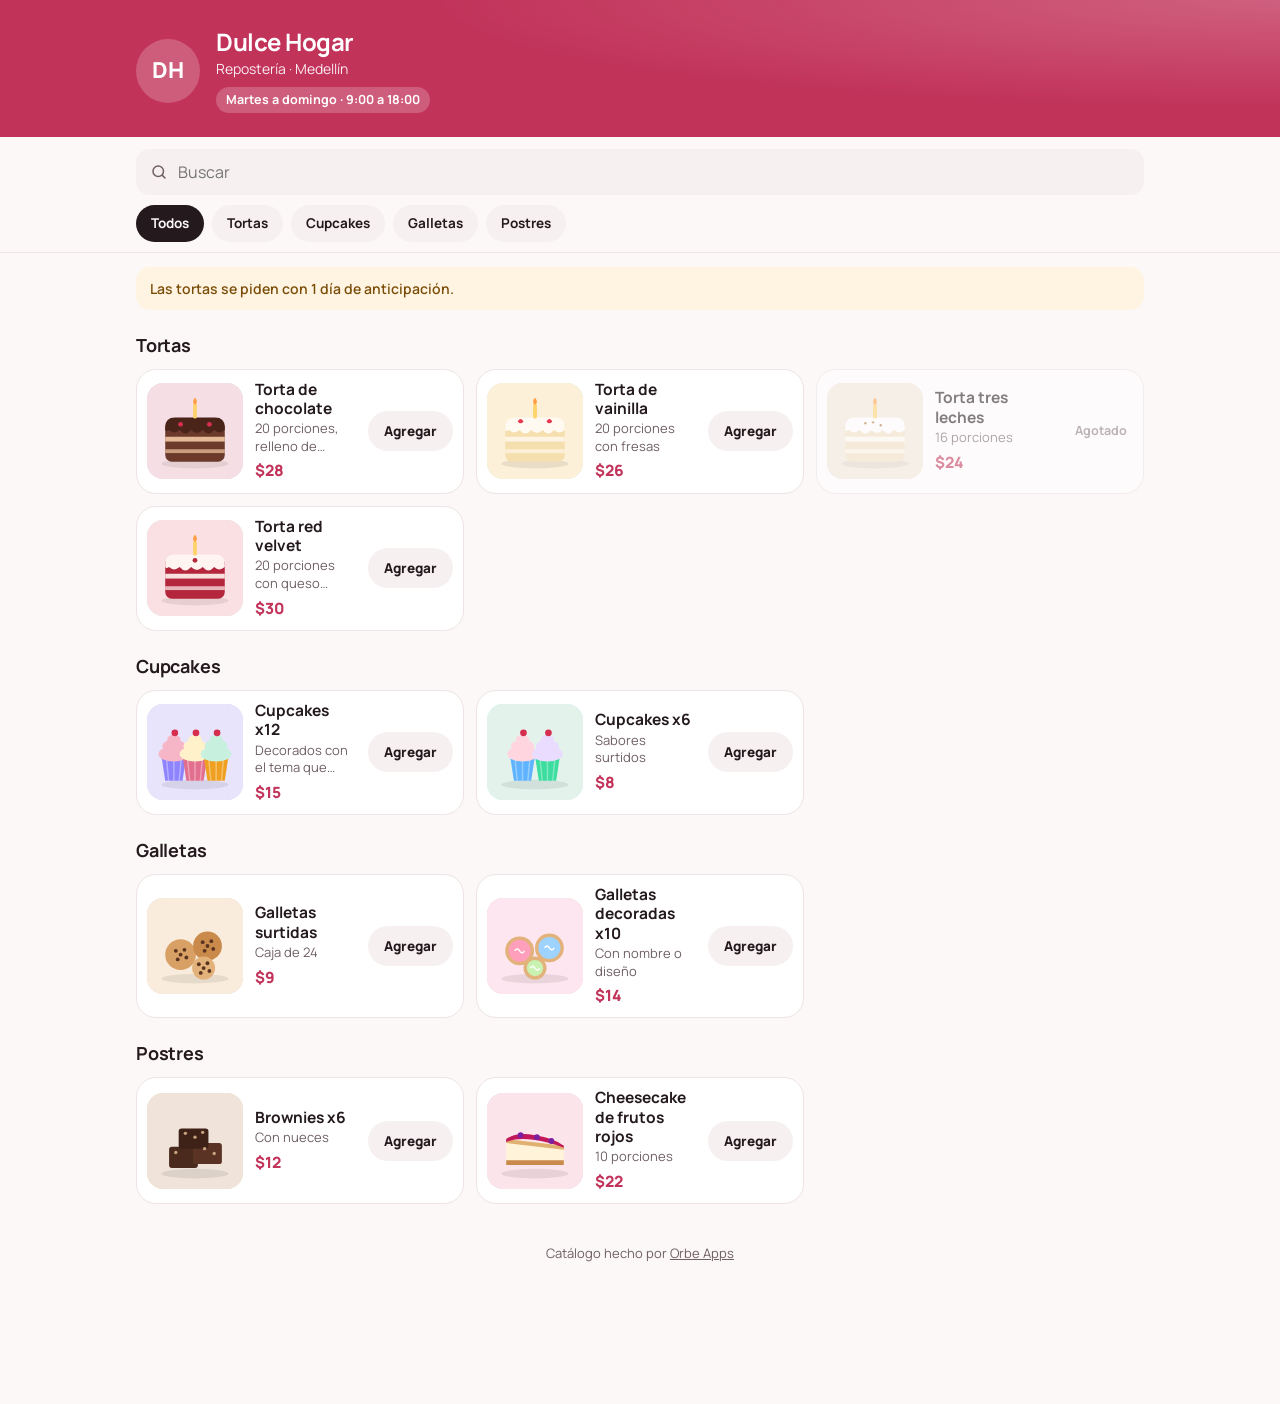
<file: catalogos/dulce-hogar/index.html>
<!doctype html>
<html lang="es">
<head>
<meta charset="utf-8">
<meta name="viewport" content="width=device-width, initial-scale=1, maximum-scale=1, user-scalable=no, viewport-fit=cover">
<title>Catálogo</title>
<link rel="preconnect" href="https://fonts.googleapis.com">
<link rel="stylesheet" href="https://fonts.googleapis.com/css2?family=Manrope:wght@400;500;600;700;800&display=swap">
<link rel="stylesheet" href="../base/catalogo.css">
<script src="negocio.js"></script>
</head>
<body>
<header class="cabecera" id="cabecera"></header>
<div class="barra"><div class="envoltura">
  <label class="buscar"><svg width="18" height="18" viewBox="0 0 24 24" fill="none" stroke="currentColor" stroke-width="2" stroke-linecap="round" aria-hidden="true"><circle cx="11" cy="11" r="7"/><path d="M20 20l-3.5-3.5"/></svg><input id="buscar" type="search" placeholder="Buscar" aria-label="Buscar productos"></label>
  <div class="cats" id="cats"></div>
</div></div>
<main class="envoltura">
  <div class="aviso" id="aviso" hidden></div>
  <div id="productos"></div>
</main>
<footer class="pie envoltura" id="pie"></footer>
<div class="flotante" id="flotante" hidden><button id="ver-pedido" type="button"></button></div>
<dialog class="hoja" id="hoja" aria-label="Tu pedido"></dialog>
<script src="../base/catalogo.js"></script>
</body>
</html>
</file>
<file: css/orbe.css>
/* Orbe Negocios · estilos. Colores, letra, formas y movimiento según docs/ESTILO.md */
:root {
  /* Zona segura (isla dinámica arriba, indicador de inicio abajo). Las pruebas la simulan cambiando estas variables. */
  --sa-top: env(safe-area-inset-top, 0px); --sa-bottom: env(safe-area-inset-bottom, 0px);
  /* Espacio debajo de los botones de la barra: solo lo justo para no tocar el indicador de inicio del iPhone. */
  --nav-abajo: max(6px, calc(var(--sa-bottom) - 20px)); --nav-alto: calc(58px + var(--nav-abajo));
  --bg: #f4f3fb; --surface: #ffffff; --surface2: #f8f7fd; --ink: #1a1733; --muted: #625f7d; --faint: #8c89a6; --line: #dedcf0;
  --accent: #8f84ff; --accent-ink: #ffffff; --primary: #6a5cf2; --primary-ink: #ffffff;
  --in: #12a37a; --out: #e8436a; --amber: #c98512; --blue: #2f7fd1;
  --fill: rgba(26,23,51,.07); --fill2: rgba(26,23,51,.04);
  --accent-soft: rgba(143,132,255,.16); --in-soft: rgba(18,163,122,.12); --out-soft: rgba(232,67,106,.1); --amber-soft: rgba(240,160,32,.16); --blue-soft: rgba(47,127,209,.12);
  --accent-text: #5b4fe0; --in-text: #0d7f5f; --out-text: #c52f55; --amber-text: #9a620a; --blue-text: #2263a8;
  --c1: #8f84ff; --c2: #3ddc9f; --c3: #f0a020; --c4: #5fb3ff; --c5: #ff7a90;
  --shadow: 0 1px 2px rgba(26,23,51,.05), 0 8px 24px rgba(26,23,51,.06);
  --spring: cubic-bezier(0.32, 0.72, 0, 1); --bounce: cubic-bezier(0.34, 1.56, 0.64, 1);
  --nav-bg: rgba(255,255,255,.82); --velo: rgba(20,18,40,.38);
  color-scheme: light;
}
@media (prefers-color-scheme: dark) {
  :root:not([data-theme="light"]) {
    --bg: #0b0a14; --surface: #16142a; --surface2: #1c1a33; --ink: #efeefe; --muted: #9a97b8; --faint: #6f6c8e; --line: #2a2745;
    --in: #3ddc9f; --out: #ff6b8b; --amber: #f0a020; --blue: #5fb3ff;
    --fill: rgba(239,238,254,.07); --fill2: rgba(239,238,254,.035);
    --accent-soft: rgba(143,132,255,.18); --in-soft: rgba(61,220,159,.14); --out-soft: rgba(255,107,139,.13); --amber-soft: rgba(240,160,32,.15); --blue-soft: rgba(95,179,255,.15);
    --accent-text: #c9c0ff; --in-text: #7ff0c3; --out-text: #ffb0bd; --amber-text: #f5c26b; --blue-text: #9fd0ff;
    --shadow: none; --nav-bg: rgba(28,25,52,.8); --velo: rgba(0,0,0,.55);
    color-scheme: dark;
  }
}
:root[data-theme="dark"] {
  --bg: #0b0a14; --surface: #16142a; --surface2: #1c1a33; --ink: #efeefe; --muted: #9a97b8; --faint: #6f6c8e; --line: #2a2745;
  --in: #3ddc9f; --out: #ff6b8b; --amber: #f0a020; --blue: #5fb3ff;
  --fill: rgba(239,238,254,.07); --fill2: rgba(239,238,254,.035);
  --accent-soft: rgba(143,132,255,.18); --in-soft: rgba(61,220,159,.14); --out-soft: rgba(255,107,139,.13); --amber-soft: rgba(240,160,32,.15); --blue-soft: rgba(95,179,255,.15);
  --accent-text: #c9c0ff; --in-text: #7ff0c3; --out-text: #ffb0bd; --amber-text: #f5c26b; --blue-text: #9fd0ff;
  --shadow: none; --nav-bg: rgba(28,25,52,.8); --velo: rgba(0,0,0,.55);
  color-scheme: dark;
}

* { box-sizing: border-box; -webkit-tap-highlight-color: transparent; }
html, body { margin: 0; background: var(--bg); color: var(--ink); font-family: Inter, -apple-system, BlinkMacSystemFont, system-ui, sans-serif; -webkit-font-smoothing: antialiased; }
@media (display-mode: standalone) { html { min-height: min(100lvh, calc(100% + env(safe-area-inset-top))); } }
button, input, select { font-family: inherit; color: inherit; }
button { cursor: pointer; }
button:focus-visible, input:focus-visible, a:focus-visible { outline: 2px solid var(--accent); outline-offset: 2px; }
input::placeholder { color: var(--faint); }
.num { font-variant-numeric: tabular-nums; }
.muted { color: var(--muted); }
.faint { color: var(--faint); }
.in { color: var(--in); } .out { color: var(--out); } .amber { color: var(--amber); }
h1, h2, h3 { margin: 0; letter-spacing: -0.02em; font-weight: 700; }
.titulo { font-size: 24px; }
.sub { font-size: 13px; color: var(--muted); }
.sr { position: absolute; width: 1px; height: 1px; overflow: hidden; clip: rect(0 0 0 0); }

/* ---------- movimiento ---------- */
@keyframes fadeUp { from { opacity: 0; transform: translateY(8px); } to { opacity: 1; transform: none; } }
@keyframes fadeIn { from { opacity: 0; } to { opacity: 1; } }
@keyframes hojaSube { from { transform: translateY(100%); } to { transform: none; } }
@keyframes dlgEntra { from { opacity: 0; transform: translateY(14px) scale(.97); } to { opacity: 1; transform: none; } }
@keyframes pop { 0% { transform: scale(.6); opacity: 0; } 60% { transform: scale(1.08); opacity: 1; } 100% { transform: scale(1); } }
@keyframes crece { from { transform: scaleY(0); } to { transform: scaleY(1); } }
@keyframes creceX { from { transform: scaleX(0); } to { transform: scaleX(1); } }
@keyframes traza { from { stroke-dashoffset: var(--largo, 2000); } to { stroke-dashoffset: 0; } }
@keyframes latido { from { opacity: .5; transform: scale(.94); } to { opacity: 1; transform: none; } }
.entra { animation: fadeUp .45s var(--spring) both; animation-delay: calc(var(--i, 0) * 25ms); }
.toca { transition: transform .18s var(--spring), background-color .25s ease, border-color .25s ease, color .25s ease, opacity .25s ease; }
.toca:active { transform: scale(.96); }
@media (prefers-reduced-motion: reduce) { *, *::before, *::after { animation-duration: .01ms !important; animation-delay: 0s !important; transition-duration: .01ms !important; } }

/* ---------- piezas ---------- */
.tarjeta { background: var(--surface); border-radius: 22px; padding: 16px; box-shadow: var(--shadow); min-width: 0; }
.tarjeta > h3, .tarjeta-tit { font-size: 15px; display: flex; align-items: center; justify-content: space-between; gap: 8px; margin-bottom: 12px; }
.tarjeta-tit .sub { font-weight: 500; letter-spacing: 0; }
.pila { display: flex; flex-direction: column; gap: 12px; }
.fila { display: flex; align-items: center; gap: 12px; }
.fila > .crece { flex: 1; min-width: 0; }
.rejilla-3 { display: grid; grid-template-columns: repeat(3, minmax(0, 1fr)); gap: 8px; }
.rejilla-2 { display: grid; grid-template-columns: repeat(2, minmax(0, 1fr)); gap: 8px; }
.corta { white-space: nowrap; overflow: hidden; text-overflow: ellipsis; }

.btn { display: inline-flex; align-items: center; justify-content: center; gap: 8px; min-height: 54px; padding: 0 22px; border: 0; border-radius: 27px; background: var(--primary); color: var(--primary-ink); font-size: 17px; font-weight: 600; width: 100%; }
.btn[disabled], .btn.apagado { background: var(--fill); color: var(--faint); cursor: default; }
.btn.verde { background: var(--in); color: #0b0a14; }
.btn.wa { background: #25D366; color: #0b0a14; }
.btn.ambar { background: #c98512; color: #fff; }
.btn2 { display: inline-flex; align-items: center; justify-content: center; gap: 6px; min-height: 44px; padding: 0 16px; border: 0; border-radius: 22px; background: var(--fill); color: var(--ink); font-size: 14px; font-weight: 600; }
.btn2.chico { min-height: 36px; padding: 0 12px; border-radius: 18px; font-size: 13px; }
.btn2.acento { background: var(--accent-soft); color: var(--accent-text); }
.btn2.verde { background: var(--in-soft); color: var(--in-text); }
.btn2.rojo { background: var(--out-soft); color: var(--out-text); }
.btn2.lleno { background: var(--primary); color: #fff; }
.icono-btn { width: 44px; height: 44px; border-radius: 22px; border: 0; background: var(--fill); display: grid; place-items: center; flex: none; }
.icono-btn.chico { width: 36px; height: 36px; }

.chips { display: flex; flex-wrap: wrap; gap: 8px; }
.chips.desliza { flex-wrap: nowrap; overflow-x: auto; margin: 0 -16px; padding: 2px 16px; scrollbar-width: none; overscroll-behavior-x: contain; }
.chips.desliza::-webkit-scrollbar { display: none; }
.chip { flex: none; display: inline-flex; align-items: center; gap: 6px; min-height: 40px; padding: 0 14px; border-radius: 20px; border: 1.5px solid transparent; background: var(--fill); color: var(--muted); font-size: 14px; font-weight: 600; }
.chip.chico { min-height: 34px; padding: 0 12px; font-size: 13px; }
.chip.on { background: var(--accent-soft); border-color: var(--accent); color: var(--ink); }
.chip.on.calido { background: var(--amber-soft); border-color: var(--amber); }

.inter { width: 46px; height: 28px; border-radius: 14px; flex: none; position: relative; background: var(--line); transition: background-color .25s ease; }
.inter::after { content: ''; position: absolute; top: 3px; left: 3px; width: 22px; height: 22px; border-radius: 50%; background: #fff; box-shadow: 0 1px 3px rgba(0,0,0,.2); transition: transform .3s var(--spring); }
.inter.on { background: var(--in); }
.inter.on::after { transform: translateX(18px); }
.opcion { display: flex; align-items: center; gap: 12px; width: 100%; min-height: 52px; border: 0; background: none; padding: 0; text-align: left; }

.logo { width: 42px; height: 42px; border-radius: 13px; flex: none; display: grid; place-items: center; font-weight: 700; font-size: 15px; }
.logo.redondo { border-radius: 50%; }
.ic { width: 36px; height: 36px; border-radius: 11px; flex: none; display: grid; place-items: center; }
.t-vio { background: var(--accent-soft); color: var(--accent-text); }
.t-ver { background: var(--in-soft); color: var(--in-text); }
.t-amb { background: var(--amber-soft); color: var(--amber-text); }
.t-ros { background: var(--out-soft); color: var(--out-text); }
.t-azu { background: var(--blue-soft); color: var(--blue-text); }
.marca { background: linear-gradient(135deg, #8f84ff, #6a5cf2); color: #fff; }

.pildora { display: inline-flex; align-items: center; gap: 5px; font-size: 12px; font-weight: 700; border-radius: 999px; padding: 4px 10px; white-space: nowrap; }
.pildora .punto { width: 6px; height: 6px; border-radius: 50%; background: currentColor; }

.campo { display: flex; flex-direction: column; gap: 8px; }
.campo > span { font-size: 13px; color: var(--muted); }
.campo input, .buscador input { min-height: 52px; border-radius: 16px; border: 1.5px solid var(--line); background: var(--fill2); font-size: 16px; padding: 0 16px; width: 100%; transition: border-color .2s ease; }
.campo input:focus, .campo select:focus { border-color: var(--accent); outline: none; }
.campo select { min-height: 52px; border-radius: 16px; border: 1.5px solid var(--line); background: var(--fill2); font-size: 16px; padding: 0 40px 0 16px; width: 100%; appearance: none; -webkit-appearance: none; cursor: pointer;
  background-image: url("data:image/svg+xml,%3Csvg xmlns='http://www.w3.org/2000/svg' width='16' height='16' viewBox='0 0 24 24' fill='none' stroke='%23888' stroke-width='2.4' stroke-linecap='round'%3E%3Cpath d='M6 9l6 6 6-6'/%3E%3C/svg%3E"); background-repeat: no-repeat; background-position: right 14px center; }
.campo select option { background: var(--surface); color: var(--ink); }
/* Sello de venta anulada sobre el recibo */
.sello { position: absolute; top: 42%; left: 50%; transform: translate(-50%, -50%) rotate(-14deg); border: 3px solid #d6304a; color: #d6304a; font: 800 26px/1 var(--font, system-ui); letter-spacing: .12em; padding: 6px 14px; border-radius: 10px; opacity: .85; pointer-events: none; animation: sellar .5s var(--spring) both; }
@keyframes sellar { from { transform: translate(-50%, -50%) rotate(-14deg) scale(1.6); opacity: 0; } to { transform: translate(-50%, -50%) rotate(-14deg) scale(1); opacity: .85; } }
.campo input.grande { font-size: 24px; font-weight: 700; }

.lista { display: flex; flex-direction: column; }
.lista > .item { display: flex; align-items: center; gap: 12px; padding: 11px 0; border-top: 1px solid var(--line); min-height: 52px; }
.lista > .item:first-child { border-top: 0; }
.item > .crece { flex: 1; min-width: 0; }
button.item { width: 100%; background: none; border-left: 0; border-right: 0; border-bottom: 0; text-align: left; }

.barra-prog { height: 6px; border-radius: 3px; background: var(--fill); overflow: hidden; }
.barra-prog > i { display: block; height: 100%; border-radius: 3px; transform-origin: left; transition: width .6s var(--spring); animation: creceX .7s var(--spring) both; }

.vacio { text-align: center; color: var(--muted); padding: 28px 16px; font-size: 14px; line-height: 1.5; }

/* ---------- avisos ---------- */
.aviso-toast { position: fixed; left: 16px; right: 16px; margin: 0 auto; width: fit-content; bottom: calc(var(--nav-alto) + 16px); z-index: 90; max-width: min(420px, calc(100vw - 32px)); background: #1f3b31; color: #bff5df; padding: 12px 16px; border-radius: 18px; font-size: 14px; font-weight: 600; display: flex; align-items: center; gap: 10px; animation: fadeUp .35s var(--spring) both; box-shadow: 0 10px 30px rgba(0,0,0,.25); }
.pc .aviso-toast { left: auto; right: 24px; bottom: 24px; margin: 0; }

/* ---------- hojas (teléfono) y ventanas (computadora) ---------- */
.velo { position: fixed; inset: 0; z-index: 60; background: var(--velo); animation: fadeIn .3s ease both; transition: opacity .28s ease; }
.velo.sale { opacity: 0; }
.hoja { position: fixed; left: 0; right: 0; bottom: var(--teclado, 0px); z-index: 61; max-height: 92vh; max-height: 92dvh; max-height: calc(var(--alto-visible, 100dvh) * .92); display: flex; flex-direction: column; background: var(--surface); border-radius: 28px 28px 0 0; animation: hojaSube .45s var(--spring) both; transition: transform .3s var(--spring); touch-action: pan-y; }
.hoja.sale { transform: translateY(105%); }
.hoja-cab { padding: 8px 18px 6px; display: flex; flex-direction: column; gap: 6px; touch-action: none; }
.hoja-cab .rayita { align-self: center; width: 38px; height: 5px; border-radius: 3px; background: var(--line); }
.hoja-cab .fila h2 { font-size: 20px; flex: 1; }
.hoja-cuerpo { overflow-y: auto; padding: 8px 18px 18px; display: flex; flex-direction: column; gap: 14px; overscroll-behavior: contain; }
.hoja-pie { padding: 12px 18px calc(16px + var(--sa-bottom)); border-top: 1px solid var(--line); display: flex; flex-direction: column; gap: 8px; }
.pc .hoja { left: 50%; right: auto; top: 50%; bottom: auto; width: min(480px, calc(100vw - 32px)); max-height: min(86vh, 760px); border-radius: 28px; transform: translate(-50%, -50%); animation: none; border: 1px solid var(--line); box-shadow: 0 30px 80px rgba(0,0,0,.35); }
.pc .hoja > * { animation: dlgEntra .4s var(--spring) both; }
.pc .hoja.sale { opacity: 0; transform: translate(-50%, -48%) scale(.98); transition: opacity .25s ease, transform .25s var(--spring); }
.pc .hoja-cab .rayita { display: none; }
.pc .hoja-pie { padding-bottom: 18px; flex-direction: row; }
.pc .hoja-pie > * { flex: 1; }
.app-fondo { transition: transform .5s var(--spring), border-radius .5s var(--spring), filter .5s ease; transform-origin: 50% 50%; }
.tel-raiz .app-fondo { position: fixed; inset: 0; overflow-y: auto; overscroll-behavior-y: contain; background: var(--bg); }
.con-hoja .app-fondo { transform: scale(.94) translateY(10px); border-radius: 26px; overflow: hidden; filter: brightness(.85); }

/* ---------- teléfono ---------- */
.tel .pantalla { min-height: 100%; padding: calc(16px + var(--sa-top)) 16px calc(var(--nav-alto) + 24px); display: flex; flex-direction: column; gap: 14px; max-width: 560px; margin: 0 auto; }
.nav-tel { position: fixed; left: 0; right: 0; bottom: 0; width: 100%; height: var(--nav-alto); z-index: 40; border-radius: 22px 22px 0 0; padding: 5px max(10px, calc((100% - 560px) / 2)) var(--nav-abajo); display: grid; grid-template-columns: repeat(5, minmax(0, 1fr)); gap: 4px; background: var(--nav-bg); backdrop-filter: blur(18px) saturate(1.4); -webkit-backdrop-filter: blur(18px) saturate(1.4); border-top: 1px solid var(--line); box-shadow: 0 -6px 24px rgba(0,0,0,.08); transition: height .35s var(--spring); }
.nav-tel.chica { height: calc(50px + var(--nav-abajo)); }
.nav-tel button { border: 0; border-radius: 18px; background: transparent; color: var(--faint); display: flex; flex-direction: column; align-items: center; justify-content: center; gap: 3px; font-size: 10px; font-weight: 600; }
.nav-tel.chica button span { display: none; }
.nav-tel button.on { color: var(--accent-text); background: var(--accent-soft); }
.cab { display: flex; align-items: center; gap: 10px; }
.cab > .logo, .cab > .pildora { flex-shrink: 0; }
.sub .bandera, .corta .bandera { margin-top: -2px; }
.cab .crece { flex: 1; min-width: 0; display: flex; flex-direction: column; }
.cab b { font-size: 17px; }

/* ---------- computadora ---------- */
.pc .marco-pc { display: flex; height: 100vh; overflow: hidden; }
.lateral { width: 252px; flex: none; display: flex; flex-direction: column; gap: 16px; padding: 18px 14px; border-right: 1px solid var(--line); overflow-y: auto; background: var(--bg); }
.lateral .grupo { display: flex; flex-direction: column; gap: 2px; }
.lateral .grupo > small { font-size: 11px; font-weight: 600; color: var(--faint); padding: 6px 10px 4px; }
.lateral .nav-btn { display: flex; align-items: center; gap: 10px; min-height: 40px; padding: 0 10px; border: 0; border-radius: 12px; background: transparent; color: var(--muted); font-size: 14px; font-weight: 600; text-align: left; width: 100%; }
.lateral .nav-btn:hover { background: var(--fill2); }
.lateral .nav-btn.on { background: var(--accent-soft); color: var(--ink); }
.lateral .nav-btn .cuenta { margin-left: auto; min-width: 20px; height: 20px; border-radius: 10px; padding: 0 6px; display: grid; place-items: center; font-size: 11px; font-weight: 700; color: #0b0a14; }
.principal { flex: 1; min-width: 0; overflow-y: auto; display: flex; flex-direction: column; }
.barra-sup { position: sticky; top: 0; z-index: 20; display: flex; align-items: center; gap: 12px; flex-wrap: wrap; padding: 14px 28px; background: color-mix(in srgb, var(--bg) 82%, transparent); backdrop-filter: blur(16px); -webkit-backdrop-filter: blur(16px); border-bottom: 1px solid var(--line); }
.barra-sup .crece { flex: 1; min-width: 180px; }
.barra-sup h1 { font-size: 22px; }
.buscador { display: flex; align-items: center; gap: 8px; min-height: 42px; border-radius: 21px; background: var(--fill); padding: 0 14px; width: min(380px, 100%); }
.buscador input { min-height: 40px; border: 0; background: none; padding: 0; font-size: 14px; }
.buscador input:focus { outline: none; }
.tecla { font-size: 11px; color: var(--faint); border: 1px solid var(--line); border-radius: 6px; padding: 2px 6px; font-weight: 600; white-space: nowrap; }
.segmento { display: inline-flex; background: var(--fill); border-radius: 21px; padding: 4px; gap: 2px; }
.segmento button { min-height: 34px; padding: 0 12px; border: 0; border-radius: 17px; background: transparent; color: var(--muted); font-size: 13px; font-weight: 600; transition: background-color .25s ease, color .25s ease; }
.segmento button.on { background: var(--surface); color: var(--ink); box-shadow: var(--shadow); }
.contenido { padding: 22px 28px 48px; display: flex; flex-direction: column; gap: 16px; width: 100%; }
.cifras { display: grid; grid-template-columns: repeat(4, minmax(0, 1fr)); gap: 14px; }
.dos-uno { display: grid; grid-template-columns: minmax(0, 2fr) minmax(0, 1fr); gap: 14px; }
.tres { display: grid; grid-template-columns: repeat(3, minmax(0, 1fr)); gap: 14px; align-items: start; }
.mitades { display: grid; grid-template-columns: repeat(2, minmax(0, 1fr)); gap: 14px; }
.caja-pc { display: grid; grid-template-columns: minmax(0, 1fr) 380px; gap: 16px; align-items: start; }
.caja-pc .ticket { position: sticky; top: 90px; height: calc(100vh - 112px); min-height: 460px; }
.caja-pc .ticket .lineas { flex: 1; min-height: 0; overflow-y: auto; }
@media (max-width: 1180px) { .cifras { grid-template-columns: repeat(2, minmax(0, 1fr)); } .dos-uno, .tres, .caja-pc, .mitades { grid-template-columns: minmax(0, 1fr); } .caja-pc .ticket { position: static; } }
.cifra { display: flex; flex-direction: column; gap: 4px; }
.cifra .v { font-size: 26px; font-weight: 700; letter-spacing: -0.02em; }
.tel .cifra .v { font-size: 17px; }
.tel .cifra { padding: 12px; border-radius: 18px; }

/* tablas */
.tabla-caja { overflow-x: auto; border-radius: 22px; background: var(--surface); box-shadow: var(--shadow); }
table.tabla { width: 100%; border-collapse: collapse; font-size: 14px; min-width: 640px; }
.tabla th { text-align: left; font-size: 12px; font-weight: 600; color: var(--muted); padding: 13px 16px; border-bottom: 1px solid var(--line); white-space: nowrap; }
.tabla td { padding: 12px 16px; border-bottom: 1px solid var(--line); white-space: nowrap; }
.tabla tr:last-child td { border-bottom: 0; }
.tabla tbody tr { transition: background-color .2s ease; animation: fadeUp .4s var(--spring) both; }
.tabla tbody tr:hover { background: var(--fill2); }
.tabla .der { text-align: right; }
.tabla tr.total td { font-weight: 700; background: var(--fill2); }

/* productos para vender */
.productos { display: grid; grid-template-columns: repeat(3, minmax(0, 1fr)); gap: 8px; }
.pc .productos { grid-template-columns: repeat(auto-fill, minmax(150px, 1fr)); gap: 10px; }
.prod { position: relative; border: 1.5px solid transparent; border-radius: 18px; background: var(--surface); box-shadow: var(--shadow); min-height: 100px; padding: 12px 6px; display: flex; flex-direction: column; align-items: center; justify-content: center; gap: 5px; text-align: center; }
.pc .prod { min-height: 124px; }
.prod.on { border-color: var(--accent); background: var(--accent-soft); }
.prod b { font-size: 12.5px; font-weight: 600; line-height: 1.2; }
.prod small { font-size: 12px; color: var(--muted); }
.prod .cant { position: absolute; top: 6px; right: 6px; min-width: 22px; height: 22px; border-radius: 11px; padding: 0 6px; background: var(--accent); color: #0b0a14; font-size: 12px; font-weight: 700; display: grid; place-items: center; animation: pop .45s var(--spring) both; }
.prod .sin { position: absolute; inset: auto 6px 6px auto; font-size: 10px; font-weight: 700; color: var(--out-text); }

/* ---------- gráficos ---------- */
.gr { position: relative; }
.gr-barras { display: flex; align-items: flex-end; gap: var(--hueco, 6px); }
.gr-barras .col { flex: 1; min-width: 0; height: 100%; display: flex; flex-direction: column; justify-content: flex-end; align-items: center; gap: 6px; border: 0; background: none; padding: 0; color: inherit; }
.gr-barras .barra { width: 100%; max-width: 40px; border-radius: 6px 6px 3px 3px; display: flex; flex-direction: column-reverse; overflow: hidden; transform-origin: bottom; animation: crece .7s var(--spring) both; animation-delay: calc(var(--i, 0) * 30ms); transition: height .6s var(--spring), opacity .2s ease; }
.gr-barras .barra > i { display: block; transition: height .6s var(--spring); }
.gr-barras .col:hover .barra, .gr-barras .col.on .barra { filter: brightness(1.15); }
.gr-barras.atenua .col:not(.on) .barra { opacity: .45; }
.gr-barras .eti { font-size: 10px; color: var(--faint); height: 12px; white-space: nowrap; }
.gr-globo { position: absolute; z-index: 5; pointer-events: none; transform: translate(-50%, -100%); background: var(--ink); color: var(--bg); font-size: 12px; font-weight: 600; padding: 6px 9px; border-radius: 10px; white-space: nowrap; animation: fadeIn .15s ease both; }
.gr-linea path.trazo { fill: none; stroke-width: 2.5; stroke-linecap: round; stroke-linejoin: round; }
@keyframes revela { from { clip-path: inset(0 100% 0 0); } to { clip-path: inset(0 0 0 0); } }
.gr-linea svg.revela { animation: revela 1.2s var(--spring) both; }
/* Gráficos que llenan su tarjeta: la tarjeta es una columna y el gráfico ocupa lo que sobra. */
.tarjeta.llena { display: flex; flex-direction: column; }
.gr-llena { flex: 1; position: relative; }
.gr-llena-dentro { position: absolute; inset: 0; }
.resumen-gr { display: grid; grid-template-columns: repeat(3, minmax(0, 1fr)); gap: 10px; margin-top: 14px; padding-top: 14px; border-top: 1px solid var(--line); }
.resumen-gr > div { display: flex; flex-direction: column; gap: 2px; min-width: 0; }
.resumen-gr b { font-size: 16px; letter-spacing: -0.01em; }
.gr-linea .punto { transition: r .2s var(--spring); }
.gr-dona circle.seg { fill: none; transition: stroke-dasharray .9s var(--spring), stroke-dashoffset .9s var(--spring); }
.gr-dona .centro { font-weight: 700; letter-spacing: -0.02em; }
.leyenda { display: flex; flex-direction: column; gap: 8px; }
.leyenda .l { display: flex; align-items: center; gap: 8px; font-size: 13px; }
.leyenda .l i { width: 10px; height: 10px; border-radius: 3px; flex: none; }
.leyenda .l .crece { flex: 1; min-width: 0; }
.barras-h { display: flex; flex-direction: column; gap: 12px; }
.barras-h .bh { display: flex; flex-direction: column; gap: 6px; }

/* cargando */

/* ---------- orbes (anillos concéntricos, como en Orbe personal) ---------- */
@keyframes rgDraw { from { stroke-dashoffset: 1; } to { stroke-dashoffset: 0; } }
.orbes { position: relative; flex: none; display: inline-grid; place-items: center; }
.orbes .rings { position: absolute; inset: 0; display: block; }
.rings .rg { animation: rgDraw 1.35s var(--spring) both; }
.orbes-centro { position: relative; font-size: 12px; font-weight: 700; }
.logo-orbe .g, .logo-orbe circle { transition: none; }
.reparto { display: flex; flex-direction: column; gap: 14px; }
.lista-orbe { list-style: none; margin: 0; padding: 0; display: flex; flex-direction: column; }
.lista-orbe li { display: grid; grid-template-columns: 30px minmax(0, 1fr) auto auto; grid-template-rows: auto 4px; column-gap: 10px; row-gap: 6px; align-items: center; padding: 9px 0; border-top: 1px solid var(--line); font-size: 14px; }
.lista-orbe li:first-child { border-top: 0; }
.lista-orbe .simbolo { grid-row: 1 / 3; width: 30px; height: 30px; border-radius: 50%; display: grid; place-items: center; background: color-mix(in srgb, var(--c) 18%, transparent); color: var(--c); }
.lista-orbe b { font-weight: 600; }
.lista-orbe .pct { font-size: 12px; min-width: 38px; text-align: right; }
.lista-orbe .pista { grid-column: 2 / 5; height: 4px; border-radius: 2px; background: color-mix(in srgb, var(--c) 14%, transparent); overflow: hidden; }
.lista-orbe .pista i { display: block; height: 100%; border-radius: 2px; background: var(--c); transform-origin: left; animation: creceX 1.08s var(--spring) both; }
.delta { margin-left: 8px; font-size: 11px; font-weight: 700; }
.delta.g { color: var(--in); } .delta.b { color: var(--out); }
.chip .simb { width: 22px; height: 22px; border-radius: 50%; display: grid; place-items: center; margin-left: -6px; background: color-mix(in srgb, var(--c, var(--accent)) 18%, transparent); color: var(--c, var(--accent)); }
@media (prefers-reduced-motion: reduce) { .rings .rg { animation: none; } }
.simb-c { width: 26px; height: 26px; border-radius: 50%; flex: none; display: grid; place-items: center; background: color-mix(in srgb, var(--c) 18%, transparent); color: var(--c); }

/* ---------- perfiles y PIN ---------- */
.perfiles { display: grid; grid-template-columns: repeat(2, minmax(0, 1fr)); gap: 10px; }
.perfil-btn { border: 0; color: var(--ink); display: flex; flex-direction: column; align-items: center; gap: 8px; padding: 18px 10px; text-align: center; }
.perfil-btn b { font-size: 15px; }
.puntos-pin { display: flex; gap: 16px; }
.puntos-pin i { width: 14px; height: 14px; border-radius: 50%; border: 2px solid var(--muted); transition: background-color .2s ease, border-color .2s ease, transform .25s var(--bounce); }
.puntos-pin i.on { background: var(--accent); border-color: var(--accent); transform: scale(1.1); }
.puntos-pin.mal { animation: sacude .45s var(--spring); }
.puntos-pin.mal i { border-color: var(--out); background: var(--out); }
@keyframes sacude { 0%, 100% { transform: none; } 20% { transform: translateX(-10px); } 40% { transform: translateX(9px); } 60% { transform: translateX(-6px); } 80% { transform: translateX(4px); } }
.teclado { display: grid; grid-template-columns: repeat(3, 76px); gap: 14px; justify-content: center; }
.teclado button { width: 76px; height: 76px; border-radius: 50%; border: 0; background: var(--fill); font-size: 28px; font-weight: 500; display: grid; place-items: center; }
.matriz { width: 100%; border-collapse: collapse; font-size: 14px; }
.matriz th { font-size: 12px; font-weight: 600; color: var(--muted); padding: 10px 8px; text-align: center; white-space: nowrap; }
.matriz th:first-child, .matriz td:first-child { text-align: left; min-width: 230px; }
.matriz td { padding: 8px; border-top: 1px solid var(--line); text-align: center; }
.permiso-btn { width: 34px; height: 34px; border-radius: 11px; border: 0; display: inline-grid; place-items: center; transition: background-color .25s ease, color .25s ease, transform .18s var(--spring); }
.permiso-btn.on { background: var(--in-soft); color: var(--in); }
.permiso-btn.off { background: var(--fill); color: var(--faint); }
.permiso-btn[disabled] { opacity: .55; cursor: not-allowed; }

/* ---------- pantalla de carga ---------- */
.splash { position: fixed; inset: 0; z-index: 300; background: var(--bg); color: var(--ink); display: flex; flex-direction: column; align-items: center; justify-content: center; gap: 6px; padding: 24px; text-align: center; transition: opacity .45s ease, transform .5s var(--spring); }
.splash.sale { opacity: 0; transform: scale(1.04); pointer-events: none; }
.sp-logo { width: 128px; height: 128px; margin-bottom: 20px; overflow: visible; }
.sp-gira { transform-origin: 46px 46px; animation: spGira 12s linear 1.5s infinite; }
@keyframes spGira { to { transform: rotate(360deg); } }
.sp-c { fill: none; stroke-width: 6.5; stroke-linecap: round; stroke-dasharray: 100 100; animation: spDibuja 1s var(--spring) backwards; }
.sp-c1 { stroke: #8f84ff; }
.sp-c2 { stroke: #3ddc9f; animation-delay: .15s; }
.sp-c3 { stroke: #f0a020; animation-delay: .3s; }
@keyframes spDibuja { from { stroke-dasharray: 0 100; opacity: .2; } }
.sp-nombre { font-size: 34px; font-weight: 700; letter-spacing: -0.035em; line-height: 1.05; animation: spSube .6s var(--spring) .7s backwards; }
.sp-frase { color: var(--muted); font-size: 15px; animation: spSube .6s var(--spring) .85s backwards; }
.sp-negocio { margin-top: 14px; font-size: 13px; font-weight: 600; color: var(--accent-text); background: var(--accent-soft); border-radius: 999px; padding: 6px 14px; animation: spSube .5s var(--spring) 1s backwards; }
@keyframes spSube { from { opacity: 0; transform: translateY(12px); } }
.sp-barra { width: 104px; height: 3px; border-radius: 99px; background: var(--fill); overflow: hidden; margin-top: 26px; animation: spSube .4s ease 1s backwards; }
.sp-barra i { display: block; width: 40%; height: 100%; border-radius: 99px; background: linear-gradient(90deg, #8f84ff, #3ddc9f, #f0a020); animation: spCarga 1.2s cubic-bezier(.45, 0, .2, 1) 1s infinite; }
@keyframes spCarga { 0% { transform: translateX(-100%); } 100% { transform: translateX(250%); } }
.sp-error { max-width: 300px; color: var(--muted); font-size: 14px; line-height: 1.45; margin: 18px 0 0; }
.splash.con-error .sp-barra { display: none; }
@media (prefers-reduced-motion: reduce) { .sp-gira, .sp-c, .sp-nombre, .sp-frase, .sp-negocio, .sp-barra, .sp-barra i { animation: none; } }

/* ---------- logo animado ---------- */
.logo-orbe { flex: none; cursor: pointer; overflow: hidden; border-radius: 28%; }
.lo-c { fill: none; stroke-width: 6.5; stroke-linecap: round; stroke-dasharray: 100 100; animation: loDibuja .95s var(--spring) backwards; }
.lo-c1 { stroke: #8f84ff; }
.lo-c2 { stroke: #3ddc9f; animation-delay: .1s; }
.lo-c3 { stroke: #f0a020; animation-delay: .2s; }
@keyframes loDibuja { from { stroke-dasharray: 0 100; } }
/* Logo girando (orbita): el centro de los tres círculos está en el centro del cuadro y gira sobre él.
   Logo quieto: se sube 3,2 para que quede con el mismo margen arriba y abajo; si se toca, gira sobre su centro. */
.lo-g, .lo-orbita { transform-origin: 46px 46px; }
.logo-orbe:not(.orbita) .lo-orbita { transform: translateY(-3.2px); }
.logo-orbe:not(.orbita) .lo-g { transform-origin: 46px 42.8px; }
.lo-g.gira { animation: loGira 1.15s var(--spring); }
@keyframes loGira { from { transform: rotate(-360deg) scale(.85); } }
.logo-orbe.orbita .lo-orbita { transform: scale(.9); animation: loOrbita 14s linear 1.2s infinite; }
@keyframes loOrbita { from { transform: rotate(0deg) scale(.9); } to { transform: rotate(360deg) scale(.9); } }
@media (prefers-reduced-motion: reduce) { .lo-c, .lo-g.gira, .logo-orbe.orbita .lo-orbita { animation: none; } }

/* ---------- computadora: aprovechar todo el ancho ---------- */
.tres.estira { align-items: stretch; }
.tres.estira > * { display: flex; flex-direction: column; min-width: 0; }
.tres.estira > * > .tarjeta { flex: 1; }
.con-lado { display: grid; grid-template-columns: minmax(0, 1fr) 400px; gap: 14px; align-items: start; }
.ajustes-pc { columns: 3 360px; column-gap: 14px; }
.ajustes-pc > * { break-inside: avoid; margin-bottom: 14px; display: block; }
@media (min-width: 1600px) { .caja-pc { grid-template-columns: minmax(0, 1fr) 440px; } .pc .productos { grid-template-columns: repeat(auto-fill, minmax(170px, 1fr)); } }
@media (max-width: 1180px) { .con-lado { grid-template-columns: minmax(0, 1fr); } .caja-pc .ticket { height: auto; } }
.caja-pc .mitades { grid-template-columns: repeat(auto-fit, minmax(330px, 1fr)); }
.caja-pc .mitades .cifra .v { font-size: 20px; }
@media (max-width: 1500px) { .con-lado { grid-template-columns: minmax(0, 1fr); } }

/* ---------- pagos combinados ---------- */
.pagos-mix { display: flex; flex-direction: column; gap: 6px; padding: 12px; border-radius: 20px; background: var(--fill2); }
.pago-fila { display: flex; flex-direction: column; gap: 2px; }
.pago-linea { display: grid; grid-template-columns: minmax(0, 1.3fr) minmax(0, 1fr) auto; gap: 8px; align-items: center; }
.pago-forma { position: relative; display: flex; align-items: center; min-width: 0; }
.pago-forma .simb { position: absolute; left: 9px; pointer-events: none; }
.pago-forma select { width: 100%; min-height: 50px; border-radius: 15px; border: 1.5px solid var(--line); background: var(--surface); font-size: 14px; font-weight: 600; padding: 0 26px 0 40px; appearance: none; -webkit-appearance: none; cursor: pointer; text-overflow: ellipsis;
  background-image: url("data:image/svg+xml,%3Csvg xmlns='http://www.w3.org/2000/svg' width='14' height='14' viewBox='0 0 24 24' fill='none' stroke='%23888' stroke-width='2.4' stroke-linecap='round'%3E%3Cpath d='M6 9l6 6 6-6'/%3E%3C/svg%3E"); background-repeat: no-repeat; background-position: right 8px center; }
.pago-forma select:focus, .pago-monto input:focus { border-color: var(--accent); outline: none; }
.pago-forma select option { background: var(--surface); color: var(--ink); }
.pago-monto { display: flex; align-items: center; min-width: 0; border-radius: 15px; border: 1.5px solid var(--line); background: var(--surface); min-height: 50px; overflow: hidden; transition: border-color .2s ease; }
.pago-monto:focus-within { border-color: var(--accent); }
.pago-monto input { flex: 1; min-width: 0; border: 0; background: none; font-size: 17px; font-weight: 700; padding: 0 10px; height: 46px; text-align: right; outline: none; }
.pago-moneda { border: 0; background: var(--accent-soft); color: var(--accent); font-weight: 700; font-size: 13px; height: 34px; min-width: 34px; padding: 0 7px; margin-left: 5px; flex-shrink: 0; border-radius: 10px; cursor: pointer; }
.pago-resto { border: 0; background: none; color: var(--accent); font-weight: 600; font-size: 12px; cursor: pointer; padding: 2px 4px; }
.pago-cuenta { display: flex; flex-direction: column; gap: 6px; margin-top: 6px; padding-top: 10px; border-top: 1px solid var(--line); }
.pago-cuenta .barra-prog i { transition: width .45s var(--spring), background .3s ease; }

/* ---------- recorrido guiado ---------- */
.tour { position: fixed; inset: 0; z-index: 200; animation: tourEntra .4s ease both; }
.tour.sale { animation: tourSale .32s ease both; pointer-events: none; }
@keyframes tourEntra { from { opacity: 0; } to { opacity: 1; } }
@keyframes tourSale { to { opacity: 0; } }
.tour-tapa { position: absolute; inset: 0; }
/* La luz: un hueco en la sombra que se mueve y cambia de tamaño con resorte */
.tour-luz { position: fixed; top: 0; left: 0; border-radius: 20px; pointer-events: none; box-shadow: 0 0 0 3px rgba(143,132,255,.8), 0 0 0 9999px rgba(8,6,20,.64);
  transition: transform .65s var(--spring), width .65s var(--spring), height .65s var(--spring), border-radius .65s var(--spring); will-change: transform, width, height; }
.tour-luz.sin { border-radius: 50%; }
.tour-pulso { position: absolute; inset: -3px; border-radius: inherit; border: 2px solid rgba(143,132,255,.9); opacity: 0; animation: tourPulso 1.4s .7s ease-out 2; }
.tour-luz.sin .tour-pulso { display: none; }
@keyframes tourPulso { 0% { opacity: .9; transform: scale(1); } 100% { opacity: 0; transform: scale(1.06); } }
/* La tarjeta se desliza a su nuevo lugar; el texto entra desde el lado hacia donde avanzas */
.tour-caja { position: fixed; top: 0; left: 0; display: flex; flex-direction: column; gap: 8px; padding: 18px; border-radius: 24px; background: var(--surface); color: var(--ink);
  box-shadow: 0 24px 60px rgba(0,0,0,.35); transition: transform .65s var(--spring); will-change: transform; touch-action: pan-y; display: flex; flex-direction: column; }
.tour-caja > .tour-dentro { display: flex; flex-direction: column; gap: 8px; min-height: 0; overflow-y: auto; overscroll-behavior: contain; animation: tourCaja .5s var(--spring) both; }
@keyframes tourCaja { from { opacity: 0; transform: translateY(16px) scale(.96); } to { opacity: 1; transform: none; } }
.tour.sale .tour-dentro { animation: tourCajaSale .3s ease both; }
@keyframes tourCajaSale { to { opacity: 0; transform: translateY(10px) scale(.97); } }
.tour-contenido { display: flex; flex-direction: column; gap: 6px; }
.tour-contenido.de-der { animation: tourDer .45s var(--spring) both; }
.tour-contenido.de-izq { animation: tourIzq .45s var(--spring) both; }
@keyframes tourDer { from { opacity: 0; transform: translateX(24px); } to { opacity: 1; transform: none; } }
@keyframes tourIzq { from { opacity: 0; transform: translateX(-24px); } to { opacity: 1; transform: none; } }
.tour-flecha { position: absolute; width: 16px; height: 16px; background: var(--surface); transform: translateX(-50%) rotate(45deg); border-radius: 3px; transition: left .65s var(--spring); animation: tourEntra .3s ease both; }
/* Durante el recorrido las pantallas no hacen su animación de entrada: lo iluminado queda quieto */
html.en-recorrido .entra { animation: none !important; }
html.en-recorrido .barra-sup, html.en-recorrido .nav-tel, html.en-recorrido .lateral { backdrop-filter: none !important; -webkit-backdrop-filter: none !important; }
html.en-recorrido .nav-tel { background: var(--surface); }
html.en-recorrido .barra-sup { background: var(--bg); }
.tour-flecha.arriba { top: -7px; }
.tour-flecha.abajo { bottom: -7px; }
.tour-flecha.izq, .tour-flecha.der { transform: translateY(-50%) rotate(45deg); transition: top .65s var(--spring); }
.tour-flecha.izq { left: -7px; }
.tour-flecha.der { right: -7px; }
.tour-progreso { height: 4px; border-radius: 2px; background: var(--line); overflow: hidden; margin-top: 6px; }
.tour-progreso i { display: block; height: 100%; background: var(--accent); border-radius: 2px; transform-origin: left; transition: transform .6s var(--spring); }
@media (prefers-reduced-motion: reduce) { .tour, .tour-luz, .tour-caja, .tour-contenido, .tour-pulso, .tour-flecha, .tour-progreso i { transition: none !important; animation: none !important; } }
.oferta-tour { display: grid; grid-template-columns: auto minmax(0, 1fr) auto; align-items: center; gap: 12px 14px; background: linear-gradient(135deg, color-mix(in srgb, var(--accent) 16%, var(--surface)), var(--surface)); }
.oferta-btns { display: flex; gap: 8px; }
html.tel .oferta-tour { grid-template-columns: auto minmax(0, 1fr); }
html.tel .oferta-btns { grid-column: 1 / -1; }
html.tel .oferta-btns .btn2 { flex: 1; min-height: 44px; }
.oferta-logo { display: grid; place-items: center; }
@media (prefers-reduced-motion: reduce) { .tour-luz, .tour-caja { transition: none; animation: none; } }
.pago-ref { min-height: 40px; border-radius: 12px; border: 1.5px dashed var(--line); background: var(--surface); font-size: 14px; padding: 0 12px; width: 100%; outline: none; }
.pago-ref:focus { border-style: solid; border-color: var(--accent); }
.billetes { display: grid; grid-template-columns: repeat(auto-fill, minmax(150px, 1fr)); gap: 6px; padding: 0 0 12px; }
.billete { display: flex; align-items: center; justify-content: space-between; gap: 6px; padding: 6px 6px 6px 12px; border-radius: 14px; background: var(--surface); font-size: 13px; font-weight: 600; }

/* ---------- tasas a la vista ---------- */
.barra-tasas { display: flex; align-items: center; gap: 8px; width: 100%; padding: 8px 8px 8px 12px; border: 0; border-radius: 18px; background: var(--surface); box-shadow: var(--sombra, 0 1px 2px rgba(0,0,0,.04)); color: var(--ink); text-align: left; cursor: pointer; }
.barra-tasas-lista { flex: 1; min-width: 0; display: flex; gap: 14px; overflow-x: auto; scrollbar-width: none; }
.barra-tasas-lista::-webkit-scrollbar { display: none; }
.tasa-mini { display: flex; flex-direction: column; gap: 0; flex-shrink: 0; }
.tasa-mini .sub { font-size: 11px; white-space: nowrap; }
.tasa-mini b { font-size: 15px; white-space: nowrap; }
.barra-tasas-ir { position: relative; flex-shrink: 0; width: 36px; height: 36px; border-radius: 12px; display: grid; place-items: center; background: var(--accent-soft); color: var(--accent); }
.punto-aviso { position: absolute; top: -2px; right: -2px; width: 10px; height: 10px; border-radius: 50%; background: var(--amber); border: 2px solid var(--surface); }
.chip-tasa { position: relative; display: flex; align-items: center; gap: 12px; min-height: 40px; padding: 0 12px; border-radius: 14px; border: 1.5px solid var(--line); background: var(--surface); color: var(--ink); font-size: 13px; cursor: pointer; white-space: nowrap; }
.chip-tasa:hover { border-color: var(--accent); }
.tasas-resumen { display: grid; grid-template-columns: repeat(auto-fill, minmax(140px, 1fr)); gap: 8px; }
.tasa-tarjeta { display: flex; flex-direction: column; gap: 2px; padding: 12px; border-radius: 16px; background: var(--fill2); }
.tasa-tarjeta b { font-size: 18px; letter-spacing: -0.01em; }
.tasa-tarjeta.principal { background: var(--accent-soft); }
.tasa-tarjeta.principal b { font-size: 22px; }
.enlace-tasa { border: 0; background: none; color: var(--accent); font-weight: 600; font-size: 12px; cursor: pointer; padding: 2px 4px; margin-top: 2px; }

/* ---------- grupos de productos ---------- */
.punto-grupo { display: inline-block; width: 9px; height: 9px; border-radius: 50%; flex-shrink: 0; }
.grupos-filtro .chip { gap: 6px; }
.color-grupo { width: 34px; height: 34px; border-radius: 50%; border: 3px solid transparent; cursor: pointer; transition: transform .2s var(--spring), border-color .2s ease; }
.color-grupo.on { border-color: var(--ink); transform: scale(1.08); }
.casilla { width: 22px; height: 22px; border-radius: 7px; border: 2px solid var(--line); display: grid; place-items: center; flex-shrink: 0; color: #fff; transition: background .2s ease, border-color .2s ease; }
.casilla.on { background: var(--accent); border-color: var(--accent); }

/* ---------- banderas circulares ---------- */
.bandera { display: inline-block; flex-shrink: 0; border-radius: 50%; object-fit: cover; vertical-align: middle; background: var(--fill2); box-shadow: 0 0 0 1px color-mix(in srgb, var(--ink) 12%, transparent); }

/* ---------- cierre del día ---------- */
.cierre-resumen { display: flex; flex-direction: column; align-items: center; gap: 2px; padding: 4px 0 2px; text-align: center; }
.cierre-total { font-size: 34px; letter-spacing: -0.02em; line-height: 1.1; }
.cierre-cifras { display: grid; grid-template-columns: repeat(3, minmax(0, 1fr)); gap: 8px; width: 100%; margin-top: 12px; }
.cierre-cifras > div { display: flex; flex-direction: column; gap: 2px; padding: 10px 8px; border-radius: 14px; background: var(--fill2); min-width: 0; }
.cierre-cifras .sub { font-size: 11px; }
.cierre-cifras b { font-size: 15px; white-space: nowrap; overflow: hidden; text-overflow: ellipsis; }
.cierre-seccion { display: flex; flex-direction: column; gap: 10px; }
.cierre-tit { display: flex; align-items: center; gap: 6px; font-size: 13px; font-weight: 600; color: var(--muted); }
.cierre-efectivo { display: flex; flex-direction: column; gap: 8px; padding: 14px; border-radius: 18px; background: var(--fill2); }
.cierre-contador { display: grid; grid-template-columns: auto minmax(0, 1fr) auto; gap: 10px; align-items: center; }
.cierre-monto { display: flex; align-items: center; gap: 6px; min-height: 52px; padding: 0 14px; border-radius: 16px; background: var(--surface); border: 1.5px solid var(--line); transition: border-color .2s ease; }
.cierre-monto:focus-within { border-color: var(--accent); }
.cierre-monto input { flex: 1; min-width: 0; border: 0; background: none; outline: none; font-size: 24px; font-weight: 700; text-align: center; color: var(--ink); }
.cierre-digital { display: flex; flex-direction: column; gap: 2px; padding: 6px 14px; border-radius: 18px; background: var(--fill2); }
.cierre-digital > .fila { gap: 10px; min-height: 40px; font-size: 14px; }
.cierre-suma { border-top: 1px solid var(--line); margin-top: 2px; font-weight: 600; }
.cierre-resultado { display: flex; align-items: center; gap: 10px; padding: 14px; border-radius: 16px; font-weight: 600; font-size: 15px; }
.cierre-resultado.ok { background: var(--in-soft); color: var(--in-text); }
.cierre-resultado.mal { background: var(--amber-soft); color: var(--amber-text); }

/* Logo y nombre del negocio: se tocan para editar los datos */
.cab-negocio { display: flex; align-items: center; gap: 10px; border: 0; background: none; padding: 0; margin: 0; color: var(--ink); text-align: left; font: inherit; min-width: 0; cursor: pointer; border-radius: 16px; }
.cab .cab-negocio { flex-direction: row; }
.cab-negocio > .logo { flex-shrink: 0; }
.lateral .cab-negocio { width: 100%; border: 0; background: var(--surface); }
.logo { position: relative; }
.logo.con-imagen { background: #fff; box-shadow: inset 0 0 0 1px var(--line); }
.logo.con-imagen img { width: 100%; height: 100%; object-fit: contain; display: block; border-radius: inherit; }
.logo-lapiz { position: absolute; right: -4px; bottom: -4px; width: 17px; height: 17px; border-radius: 50%; background: var(--surface); color: var(--accent-text); display: grid; place-items: center; box-shadow: 0 1px 4px rgba(20,16,60,.22); font-style: normal; }
.logo-grande { display: flex; align-items: center; gap: 14px; }
.logo-envuelto { display: block; transition: transform .38s var(--bounce); }
.logo-envuelto.cambio { transform: scale(1.08); }

/* Escáner con la cámara */
.escanear-btn { display: flex; align-items: center; gap: 12px; width: 100%; border: 0; border-radius: 20px; padding: 12px 14px; color: var(--ink); font: inherit; background: linear-gradient(135deg, var(--accent-soft), var(--blue-soft)); }
.escanear-btn b { font-size: 15px; font-weight: 650; }
.escanear-ic { width: 42px; height: 42px; border-radius: 14px; display: grid; place-items: center; flex: none; background: var(--primary); color: #fff; box-shadow: 0 6px 16px rgba(106,92,242,.35); }
.escanear-mini { width: 46px; height: 46px; border-radius: 23px; background: var(--primary); color: #fff; box-shadow: 0 6px 16px rgba(106,92,242,.3); }
.segmento button svg { vertical-align: -2px; margin-right: 6px; }
.escaner-visor { position: relative; width: 100%; height: min(44vh, 330px); transition: height .45s var(--spring); border-radius: 22px; overflow: hidden; background: #0d0b1c; flex: none; }
.escaner-visor video { position: absolute; inset: 0; width: 100%; height: 100%; object-fit: cover; opacity: 0; transition: opacity .45s ease; }
.escaner-visor.viva video { opacity: 1; }
.escaner-marco { position: absolute; left: 8%; right: 8%; top: 28%; bottom: 28%; border-radius: 18px; box-shadow: 0 0 0 100vmax rgba(8,6,20,.42); transition: top .4s var(--spring), bottom .4s var(--spring), left .4s var(--spring), right .4s var(--spring); pointer-events: none;
  background: linear-gradient(#fff, #fff) left top / 26px 3px, linear-gradient(#fff, #fff) left top / 3px 26px, linear-gradient(#fff, #fff) right top / 26px 3px, linear-gradient(#fff, #fff) right top / 3px 26px,
    linear-gradient(#fff, #fff) left bottom / 26px 3px, linear-gradient(#fff, #fff) left bottom / 3px 26px, linear-gradient(#fff, #fff) right bottom / 26px 3px, linear-gradient(#fff, #fff) right bottom / 3px 26px; background-repeat: no-repeat; }
.escaner-visor.nombre .escaner-marco { left: 5%; right: 5%; top: 25%; bottom: 25%; }
.escaner-linea { position: absolute; left: 11%; right: 11%; top: 50%; height: 2px; border-radius: 2px; background: #ff5a7a; box-shadow: 0 0 12px 2px rgba(255,90,122,.7); animation: escanea 1.8s ease-in-out infinite alternate; pointer-events: none; }
.escaner-visor:not(.viva) .escaner-linea, .escaner-visor.quieta .escaner-linea { animation-play-state: paused; opacity: .35; }
@keyframes escanea { from { transform: translateY(-50px); } to { transform: translateY(50px); } }
.escaner-aviso { position: absolute; inset: 0; display: flex; flex-direction: column; align-items: center; justify-content: center; gap: 10px; color: #fff; font-size: 14px; font-weight: 600; text-align: center; padding: 20px; background: rgba(8,6,20,.45); animation: fadeIn .3s ease both; }
.escaner-luz { position: absolute; top: 10px; right: 10px; width: 40px; height: 40px; border-radius: 20px; border: 0; display: grid; place-items: center; background: rgba(255,255,255,.18); color: #fff; backdrop-filter: blur(8px); -webkit-backdrop-filter: blur(8px); transition: background-color .25s ease, color .25s ease; }
.escaner-luz.on { background: #ffd34d; color: #3a2a00; }
.escaner-ultimo { position: absolute; left: 50%; bottom: 12px; transform: translateX(-50%); padding: 7px 14px; border-radius: 16px; background: rgba(18,163,122,.92); color: #fff; font-size: 13px; font-weight: 700; white-space: nowrap; max-width: 90%; overflow: hidden; text-overflow: ellipsis; animation: pop .4s var(--bounce) both; }
.escaner-res { display: flex; flex-direction: column; gap: 12px; padding: 14px; border-radius: 20px; background: var(--fill2); }
.escaner-ic { width: 44px; height: 44px; border-radius: 14px; display: grid; place-items: center; flex: none; background: var(--in-soft); color: var(--in-text); }
.escaner-stock { display: flex; align-items: baseline; justify-content: center; gap: 8px; }
.escaner-stock b { font-size: 34px; letter-spacing: -0.02em; }
.escaner-stock b.latido { animation: pop .45s var(--bounce) both; }
.escaner-accion { min-height: 48px; border-radius: 24px; justify-content: center; gap: 6px; font-size: 14px; }
.girando { width: 18px; height: 18px; border-radius: 50%; border: 2.5px solid currentColor; border-right-color: transparent; display: inline-block; animation: spGira .8s linear infinite; flex: none; }
@media (prefers-reduced-motion: reduce) { .escaner-linea { animation: none; } }
.pila.sacude { animation: sacude .45s var(--spring); }
.pin-campo { letter-spacing: .5em; text-align: center; font-size: 20px; }
.escaner-visor.chica { height: 120px; }
.escaner-visor.chica .escaner-marco { top: 18%; bottom: 18%; }

/* Orden impresa (carta o A4) */
.zona-imprimir { display: none; }
@media print {
  html.imprimiendo, html.imprimiendo body { background: #fff !important; }
  html.imprimiendo body > *:not(.zona-imprimir) { display: none !important; }
  html.imprimiendo .zona-imprimir { display: flex; flex-direction: column; gap: 14px; color: #1a1733; font: 11pt/1.35 Inter, system-ui, sans-serif; }
  .imp-cab { display: flex; gap: 14px; align-items: flex-start; }
  .imp-logo { width: 64px; height: 64px; object-fit: contain; border-radius: 14px; flex: none; }
  .imp-inic { display: grid; place-items: center; background: #6a5cf2; color: #fff; font-weight: 700; font-size: 20px; }
  .imp-neg { flex: 1; display: flex; flex-direction: column; gap: 2px; } .imp-neg b { font-size: 15pt; } .imp-neg span { color: #625f7d; font-size: 9pt; }
  .imp-num { text-align: right; display: flex; flex-direction: column; } .imp-num b { color: #6a5cf2; font-size: 13pt; } .imp-num strong { font-size: 13pt; } .imp-num span { color: #625f7d; font-size: 9pt; }
  .imp-dos { display: grid; grid-template-columns: 1fr 1fr; gap: 12px; }
  .imp-dos > div, .imp-que { display: flex; flex-direction: column; gap: 2px; } .imp-dos > div { background: #f7f6fc; border-radius: 10px; padding: 10px 12px; }
  .zona-imprimir small { color: #8c89a6; font-size: 7.5pt; font-weight: 700; letter-spacing: .04em; }
  .imp-que span { color: #625f7d; white-space: pre-wrap; }
  .zona-imprimir table { width: 100%; border-collapse: collapse; } .zona-imprimir th { text-align: left; font-size: 7.5pt; color: #8c89a6; text-transform: uppercase; letter-spacing: .04em; }
  .zona-imprimir th, .zona-imprimir td { padding: 7px 4px; border-bottom: 1px solid #e6e4f2; } .zona-imprimir th:not(:first-child), .zona-imprimir td:not(:first-child) { text-align: right; white-space: nowrap; }
  .imp-tot { align-self: flex-end; width: 260px; display: flex; flex-direction: column; gap: 3px; } .imp-tot div { display: flex; justify-content: space-between; color: #625f7d; } .imp-tot .imp-saldo { color: #1a1733; font-weight: 700; font-size: 13pt; margin-top: 3px; }
  .imp-cond { color: #625f7d; font-size: 8.5pt; margin: 6px 0 0; }
  .imp-firmas { display: grid; grid-template-columns: 1fr 1fr; gap: 40px; margin-top: 48px; } .imp-firmas span { border-top: 1px solid #1a1733; padding-top: 6px; text-align: center; font-size: 9pt; }
}

/* Órdenes de trabajo y pedidos */
.campo textarea { min-height: 64px; border-radius: 16px; border: 1.5px solid var(--line); background: var(--fill2); font: inherit; font-size: 16px; padding: 12px 16px; width: 100%; resize: vertical; color: var(--ink); transition: border-color .2s ease; }
.campo textarea:focus { border-color: var(--accent); outline: none; }
.campo input[type=datetime-local] { min-height: 48px; color: var(--ink); }
.orden-tarjeta { display: flex; flex-direction: column; gap: 7px; width: 100%; padding: 14px; border: 0; border-radius: 20px; background: var(--surface); box-shadow: var(--shadow); color: var(--ink); text-align: left; font: inherit; cursor: pointer; transition: transform .25s var(--spring), box-shadow .25s ease; }
.orden-tarjeta.tarde { box-shadow: var(--shadow), inset 0 0 0 1.5px var(--out-soft); }
.orden-tarjeta.cerrada { opacity: .78; }
.orden-tarjeta[draggable=true] { cursor: grab; }
.orden-tarjeta[draggable=true]:active { cursor: grabbing; }
.orden-num { color: var(--accent-text); font-size: 13px; letter-spacing: .01em; white-space: nowrap; }
.orden-que { font-size: 15px; font-weight: 650; line-height: 1.3; }
.tablero-ordenes { display: grid; grid-template-columns: repeat(4, minmax(0, 1fr)); gap: 14px; align-items: start; }
.orden-col { display: flex; flex-direction: column; gap: 10px; padding: 10px; border-radius: 20px; background: var(--fill2); min-height: 180px; transition: background-color .2s ease, box-shadow .2s ease; }
.orden-col.sobre { background: var(--accent-soft); box-shadow: inset 0 0 0 2px var(--accent); }
.orden-col h3 { margin: 4px 6px 2px; font-size: 14px; gap: 8px; }
.orden-col .orden-tarjeta { padding: 12px; gap: 6px; }
.orden-pasos { display: grid; grid-template-columns: repeat(4, minmax(0, 1fr)); gap: 6px; }
.orden-pasos button { display: flex; flex-direction: column; align-items: center; gap: 6px; border: 0; background: none; padding: 4px 0; font: inherit; font-size: 11.5px; font-weight: 600; color: var(--faint); }
.orden-pasos b { width: 30px; height: 30px; border-radius: 50%; display: grid; place-items: center; background: var(--fill); color: var(--faint); font-size: 13px; transition: background-color .3s ease, box-shadow .3s ease, transform .35s var(--bounce); }
.orden-pasos .hecho { color: var(--in-text); } .orden-pasos .hecho b { background: var(--in); color: #fff; }
.orden-pasos .actual { color: var(--accent-text); } .orden-pasos .actual b { background: var(--primary); color: #fff; box-shadow: 0 0 0 5px var(--accent-soft); transform: scale(1.06); }
.orden-pasos button[disabled] { cursor: default; }
.orden-accion { min-height: 48px; border-radius: 24px; width: 100%; }
.wa-suave { background: rgba(37,211,102,.14); color: #128c4a; }
:root[data-theme=dark] .wa-suave { color: #5fe39a; }
@media (prefers-color-scheme: dark) { :root:not([data-theme=light]) .wa-suave { color: #5fe39a; } }
.orden-linea { position: relative; padding-left: 22px; display: flex; flex-direction: column; gap: 12px; }
.orden-linea::before { content: ''; position: absolute; left: 6px; top: 6px; bottom: 6px; width: 2px; border-radius: 1px; background: var(--line); }
.orden-linea > div { position: relative; font-size: 13px; line-height: 1.4; }
.orden-linea > div::before { content: ''; position: absolute; left: -21px; top: 4px; width: 10px; height: 10px; border-radius: 50%; background: var(--c); box-shadow: 0 0 0 3px var(--surface); }
.orden-item { display: grid; grid-template-columns: minmax(0, 1fr) 52px 96px 30px; align-items: center; gap: 8px; padding: 8px 0; border-bottom: 1px solid var(--line); }
@media (max-width: 560px) { .orden-item { grid-template-columns: 52px minmax(0, 1fr) 30px; row-gap: 6px; } .orden-item > :first-child { grid-column: 1 / -1; } .orden-p { width: 100% !important; } }
.orden-item input { min-height: 38px !important; border-radius: 11px !important; font-size: 15px !important; padding: 0 10px !important; border: 1.5px solid var(--line); background: var(--surface); }
.orden-item input.crece { min-width: 0; }
.orden-q { width: 100% !important; text-align: center; }
.orden-p { width: 100% !important; text-align: right; }

/* Ticket térmico (58 u 80 mm) */
@media print {
  /* 32 caracteres en 48 mm o 48 en 72 mm: 1,5 mm por letra; con letra monoespaciada (0,6 em de ancho) son 2,5 mm de tamaño. */
  html.imprimiendo .zona-imprimir.ticket-imp { display: block; font-family: ui-monospace, Menlo, Consolas, "Courier New", monospace; font-size: 2.5mm; line-height: 1.3; color: #000; }
  .ticket-papel { padding: 2mm 0; margin: 0 auto; }
  .ticket-papel > div { white-space: pre; overflow: hidden; }
  .ticket-papel .tg { font-size: 5mm; line-height: 1.2; } .ticket-papel .tn { font-weight: 700; }
  .ticket-logo { display: block; max-width: 40mm; max-height: 22mm; margin: 0 auto 2mm; object-fit: contain; filter: grayscale(1); }
}

/* Variantes, peso, promociones y descuentos */
.variantes { display: grid; grid-template-columns: repeat(auto-fill, minmax(120px, 1fr)); gap: 10px; }
.variante { display: flex; flex-direction: column; gap: 4px; align-items: flex-start; padding: 14px; border: 1.5px solid var(--line); border-radius: 18px; background: var(--surface); color: var(--ink); font: inherit; text-align: left; cursor: pointer; transition: border-color .2s ease, transform .25s var(--spring); }
.variante b { font-size: 16px; }
.variante:active { transform: scale(.97); }
.variante.sin { opacity: .45; cursor: default; }
.variante-fila { display: flex; flex-direction: column; gap: 6px; padding: 9px 0; border-bottom: 1px solid var(--line); }
.variante-fila input { min-height: 38px !important; border-radius: 11px !important; font-size: 14px !important; padding: 0 9px !important; border: 1.5px solid var(--line); background: var(--surface); width: 100%; min-width: 0; }
.variante-datos { display: grid; grid-template-columns: 70px minmax(0, 1fr) minmax(0, 1.2fr); gap: 6px; }
.variante-datos label { display: flex; flex-direction: column; gap: 2px; min-width: 0; }
.variante-datos span { font-size: 11px; color: var(--muted); font-weight: 600; }
.promo-chip { position: absolute; top: 8px; left: 8px; font-size: 10px; font-weight: 800; letter-spacing: .02em; padding: 2px 7px; border-radius: 8px; background: var(--out); color: #fff; }
.promo-txt { color: var(--in-text); font-weight: 600; }
.linea-btn { display: flex; flex-direction: column; gap: 1px; border: 0; background: none; padding: 0; text-align: left; color: var(--ink); font: inherit; min-width: 0; cursor: pointer; }
.servicio-chip { font-size: 10px; font-weight: 700; padding: 1px 7px; border-radius: 8px; background: var(--blue-soft); color: var(--blue-text); }
/* Factura del proveedor */
.factura-foto { display: flex; flex-direction: column; align-items: center; gap: 8px; padding: 28px 16px; border: 2px dashed var(--line); border-radius: 22px; text-align: center; cursor: pointer; transition: border-color .2s ease, background-color .2s ease; }
.factura-foto:active { border-color: var(--accent); background: var(--accent-soft); }
.factura-fila { display: flex; flex-direction: column; gap: 6px; padding: 10px 12px; border-radius: 16px; background: var(--fill2); transition: opacity .25s ease; }
.factura-fila.fuera { opacity: .5; }
.factura-fila input, .factura-fila select { min-height: 38px; border-radius: 11px; border: 1.5px solid var(--line); background: var(--surface); font-size: 14px; padding: 0 9px; width: 100%; min-width: 0; color: var(--ink); }
.factura-fila .casilla { border: 0; padding: 0; flex: none; }

/* Botón Orbe (celular): el logo en el centro de la barra; al tocarlo sube el panel */
.nav-hueco { pointer-events: none; }
.boton-orbe { position: fixed; left: 50%; bottom: calc(var(--nav-abajo) + 14px); z-index: 46; width: 64px; height: 64px; margin-left: -32px; border: 0; border-radius: 50%; padding: 0; background: #16142a; display: grid; place-items: center; cursor: pointer;
  box-shadow: 0 10px 24px rgba(22, 20, 42, .32), 0 0 0 5px var(--bg); transition: transform .45s var(--bounce), opacity .25s ease, box-shadow .3s ease; }
.boton-orbe > * { grid-area: 1 / 1; }
.boton-orbe:active { transform: scale(.93); }
.boton-orbe.dentro { box-shadow: 0 10px 24px rgba(22, 20, 42, .32), 0 0 0 5px var(--bg), 0 0 0 8px var(--accent); }
.bo-logo { transform-origin: 46px 46px; transition: transform .55s var(--spring), opacity .3s ease; }
.bo-logo circle { fill: none; stroke-width: 7; }
.bo-x { display: grid; place-items: center; opacity: 0; transform: rotate(-90deg) scale(.4); transition: opacity .25s ease, transform .45s var(--spring); }
.boton-orbe.abierto { transform: translateY(-4px); }
.boton-orbe.abierto .bo-logo { transform: rotate(180deg) scale(.5); opacity: .25; }
.boton-orbe.abierto .bo-x { opacity: 1; transform: none; }
.bo-punto { position: absolute; top: 4px; right: 4px; width: 12px; height: 12px; border-radius: 50%; background: var(--out); border: 2px solid #16142a; }
.orbe-velo { position: fixed; inset: 0; z-index: 44; background: rgba(20, 18, 40, .42); -webkit-backdrop-filter: blur(6px); backdrop-filter: blur(6px); opacity: 0; pointer-events: none; transition: opacity .3s ease; }
.orbe-velo.on { opacity: 1; pointer-events: auto; }
.orbe-panel { position: fixed; left: 12px; right: 12px; bottom: calc(var(--nav-abajo) + 92px); z-index: 45; max-width: 520px; margin: 0 auto; padding: 16px; border-radius: 28px; background: var(--surface); box-shadow: 0 20px 50px rgba(0, 0, 0, .25);
  transform-origin: 50% 100%; transform: translateY(40px) scale(.6); opacity: 0; pointer-events: none; visibility: hidden; transition: transform .5s var(--bounce), opacity .25s ease, visibility 0s linear .5s; }
.orbe-panel.on { transform: none; opacity: 1; pointer-events: auto; visibility: visible; transition: transform .5s var(--bounce), opacity .25s ease, visibility 0s; }
.orbe-tit { display: block; margin: 2px 4px 10px; color: var(--muted); font-size: 12px; font-weight: 700; letter-spacing: .04em; text-transform: uppercase; }
.orbe-crear { display: grid; grid-template-columns: repeat(3, minmax(0, 1fr)); gap: 10px; margin-bottom: 14px; }
.orbe-crear button { display: flex; flex-direction: column; align-items: center; gap: 8px; padding: 14px 4px; border: 0; border-radius: 20px; background: var(--fill2); color: var(--ink); font: inherit; transform: translateY(14px); opacity: 0; transition: transform .45s var(--bounce) var(--d), opacity .3s ease var(--d); }
.orbe-crear button span { width: 46px; height: 46px; border-radius: 15px; background: var(--c); display: grid; place-items: center; box-shadow: 0 6px 14px color-mix(in srgb, var(--c) 35%, transparent); }
.orbe-crear b { font-size: 13px; }
.orbe-ir { display: flex; flex-wrap: wrap; gap: 8px; }
.orbe-ir button { display: flex; align-items: center; gap: 6px; min-height: 40px; padding: 0 13px; border: 0; border-radius: 20px; background: var(--fill); color: var(--ink); font: inherit; font-size: 13px; font-weight: 600; transform: translateY(10px); opacity: 0; transition: transform .45s var(--bounce) var(--d), opacity .3s ease var(--d); }
.orbe-ir button.on { background: var(--accent-soft); color: var(--accent-text); }
.orbe-ir em { font-style: normal; font-size: 11px; font-weight: 700; padding: 1px 6px; border-radius: 9px; background: var(--out); color: #fff; }
.orbe-panel.on .orbe-crear button, .orbe-panel.on .orbe-ir button { transform: none; opacity: 1; }
.orbe-panel:not(.on) .orbe-crear button, .orbe-panel:not(.on) .orbe-ir button { transition-delay: 0s; }
.tel-raiz.con-hoja .boton-orbe { opacity: 0; pointer-events: none; transform: scale(.7); }
html.en-recorrido .orbe-velo { -webkit-backdrop-filter: none; backdrop-filter: none; }
@media (prefers-reduced-motion: reduce) { .boton-orbe, .bo-logo, .bo-x, .orbe-panel, .orbe-crear button, .orbe-ir button { transition-duration: .01ms !important; transition-delay: 0s !important; } }

/* La app se usa como app, no como página: un solo tamaño, sin zoom con doble toque,
   sin selección azul al dejar presionado y sin que la pantalla se deslice de lado. */
html { touch-action: manipulation; -webkit-text-size-adjust: 100%; text-size-adjust: 100%; }
html, body { overflow-x: hidden; overscroll-behavior: none; }
body { -webkit-user-select: none; user-select: none; -webkit-touch-callout: none; }
input, textarea, select, [contenteditable="true"] { -webkit-user-select: text; user-select: text; -webkit-touch-callout: default; }
svg, img { -webkit-user-drag: none; }
.tel-raiz .app-fondo { overflow-x: hidden; }
.hoja { overflow: hidden; }
.hoja-cuerpo { overflow-x: hidden; touch-action: pan-y; }
.chips.desliza, .barra-tasas-lista, .tabla-caja { touch-action: pan-x pan-y; }
/* En el iPhone, un campo con letra de menos de 16 px hace zoom al tocarlo: en el celular todos van a 16 px. */
@media (max-width: 899px) {
  html:root input, html:root select, html:root textarea { font-size: 16px !important; }
}

/* ===================== Estilo B: vivo, con tarjeta oscura ===================== */
:root { --oscuro: #16142a; --oscuro-2: #221f3d; --oscuro-txt: #ffffff; --oscuro-suave: rgba(255, 255, 255, .7); --oscuro-linea: rgba(255, 255, 255, .12);
  --barra-flota: max(10px, calc(var(--sa-bottom) - 12px)); }
@media (prefers-color-scheme: dark) { :root:not([data-theme=light]) { --oscuro: #1d1a36; --oscuro-2: #2a2650; } }
:root[data-theme=dark] { --oscuro: #1d1a36; --oscuro-2: #2a2650; }
/* Tarjeta oscura con los colores del logo: la cifra que importa */
.hero { position: relative; overflow: hidden; border-radius: 26px; padding: 18px; color: var(--oscuro-txt); display: flex; flex-direction: column; gap: 12px; isolation: isolate;
  background: radial-gradient(120% 90% at 0% 0%, rgba(143, 132, 255, .55), transparent 55%), radial-gradient(80% 80% at 100% 100%, rgba(61, 220, 159, .32), transparent 60%), radial-gradient(60% 60% at 96% 0%, rgba(240, 160, 32, .32), transparent 60%), var(--oscuro);
  box-shadow: 0 16px 36px rgba(22, 20, 42, .28); }
:root[data-theme=dark] .hero { box-shadow: inset 0 0 0 1px var(--oscuro-linea); }
@media (prefers-color-scheme: dark) { :root:not([data-theme=light]) .hero { box-shadow: inset 0 0 0 1px var(--oscuro-linea); } }
.hero .sub, .hero small { color: var(--oscuro-suave); }
.hero .grande { font-size: 38px; font-weight: 750; letter-spacing: -.03em; line-height: 1.05; }
.hero-tasa { align-self: flex-start; display: inline-flex; align-items: center; gap: 6px; border: 0; background: var(--oscuro-linea); color: var(--oscuro-txt); font: inherit; font-size: 12.5px; font-weight: 600; padding: 5px 10px; border-radius: 999px; cursor: pointer; }
.hero-kpis { display: grid; grid-template-columns: repeat(3, minmax(0, 1fr)); gap: 8px; }
.hero-kpis button { display: flex; flex-direction: column; gap: 2px; padding: 10px 11px; border: 0; border-radius: 15px; background: rgba(255, 255, 255, .09); color: var(--oscuro-txt); font: inherit; text-align: left; min-width: 0; cursor: pointer; transition: background-color .2s ease; }
.hero-kpis button:active { background: rgba(255, 255, 255, .16); }
.hero-kpis b { font-size: 17px; font-variant-numeric: tabular-nums; white-space: nowrap; overflow: hidden; text-overflow: ellipsis; }
.hero .v-verde { color: #7ff0c3; } .hero .v-ambar { color: #f5c26b; } .hero .v-rojo { color: #ffb0bd; }
.hero-anillo { flex: none; display: flex; flex-direction: column; align-items: center; gap: 4px; }
.hero .eti { color: var(--oscuro-suave); }
.hero-vs { font-size: 12px; font-weight: 700; padding: 3px 9px; border-radius: 999px; align-self: flex-start; }
/* Íconos de color sólido en las listas */
.ic.t-vio { background: #7b6cff; color: #fff; } .ic.t-ver { background: #12a37a; color: #fff; } .ic.t-amb { background: #e8961a; color: #fff; } .ic.t-ros { background: #e8436a; color: #fff; } .ic.t-azu { background: #3d9be9; color: #fff; }
/* Celular: barra flotante oscura con el botón Orbe en medio */
html.tel { --nav-alto: calc(64px + var(--barra-flota) + 8px); }
.nav-tel { left: 14px; right: 14px; bottom: var(--barra-flota); width: auto; height: 64px; max-width: 560px; margin: 0 auto; padding: 6px 8px; border-radius: 32px; border: 0; background: var(--oscuro); -webkit-backdrop-filter: none; backdrop-filter: none; box-shadow: 0 14px 34px rgba(22, 20, 42, .35); }
.nav-tel button { color: rgba(255, 255, 255, .55); border-radius: 26px; }
.nav-tel button.on { color: #fff; background: rgba(255, 255, 255, .13); }
html.en-recorrido .nav-tel { background: var(--oscuro); }
.boton-orbe { bottom: calc(var(--barra-flota) + 12px); width: 62px; height: 62px; margin-left: -31px; background: linear-gradient(145deg, #2c2852, #16142a); box-shadow: 0 10px 26px rgba(22, 20, 42, .45), 0 0 0 4px var(--bg); }
.orbe-panel { bottom: calc(var(--barra-flota) + 86px); }
.aviso-toast { bottom: calc(var(--nav-alto) + 14px); }
/* Computadora: menú lateral oscuro */
.lateral { background: var(--oscuro); border-right: 0; color: rgba(255, 255, 255, .62); }
.lateral .grupo > small { color: rgba(255, 255, 255, .42); }
.lateral .nav-btn { color: rgba(255, 255, 255, .66); }
.lateral .nav-btn:hover { background: rgba(255, 255, 255, .07); }
.lateral .nav-btn.on { background: rgba(255, 255, 255, .13); color: #fff; }
.lateral .cab-negocio { background: rgba(255, 255, 255, .07) !important; box-shadow: none !important; color: #fff; }
.lateral .cab-negocio .sub { color: rgba(255, 255, 255, .55); }
.lateral .logo-lapiz { background: var(--oscuro-2); color: #fff; }
.lateral > .fila b { color: #fff; }
.lateral .nav-btn.ajustes-abajo { margin-top: auto; }
/* Panel de la computadora y «Para hacer hoy» */
.panel-cifras { display: grid; grid-template-columns: minmax(0, 1.55fr) repeat(3, minmax(0, 1fr)); gap: 16px; align-items: stretch; }
.panel-cifras .hero { padding: 16px 18px; gap: 8px; }
.panel-cifras .hero .grande { font-size: 32px; }
.panel-cifras > .cifra { display: flex; flex-direction: column; gap: 4px; justify-content: center; font: inherit; }
.panel-cifras > .cifra .v { font-size: 28px; letter-spacing: -.02em; }
@media (max-width: 1180px) { .panel-cifras { grid-template-columns: repeat(3, minmax(0, 1fr)); } .panel-cifras .hero { grid-column: 1 / -1; } }
.ver-mas { display: block; width: 100%; border: 0; border-top: 1px solid var(--line); background: none; padding: 10px 0 6px; color: var(--accent-text); font: inherit; font-size: 13px; font-weight: 600; cursor: pointer; }
.lateral [data-tour=usuario] { background: rgba(255, 255, 255, .07); box-shadow: none; color: #fff; }
.lateral [data-tour=usuario] .sub { color: rgba(255, 255, 255, .55); }
.lateral [data-tour=usuario] .icono-btn { background: rgba(255, 255, 255, .1); color: #fff; }
.lateral > div > .nav-btn { display: flex; align-items: center; gap: 10px; min-height: 40px; padding: 0 10px; border: 0; border-radius: 12px; background: transparent; color: rgba(255, 255, 255, .66); font: inherit; font-size: 14px; font-weight: 600; cursor: pointer; }
.lateral > div > .nav-btn.on { background: rgba(255, 255, 255, .13); color: #fff; }
/* Inventario: buscador oscuro con la cámara, herramientas en una fila y pestañas */
.buscador-oscuro { width: 100%; min-height: 50px; border-radius: 17px; background: var(--oscuro); color: rgba(255, 255, 255, .6); padding: 0 6px 0 14px; }
.buscador-oscuro input { color: #fff; background: transparent !important; border: 0 !important; min-height: 48px !important; padding: 0 !important; }
.buscador-oscuro input::placeholder { color: rgba(255, 255, 255, .5); }
.buscador-cam { flex: none; width: 38px; height: 38px; border: 0; border-radius: 12px; background: rgba(255, 255, 255, .12); color: #fff; display: grid; place-items: center; cursor: pointer; }
.boton-agregar { width: 42px; height: 42px; background: var(--oscuro); color: #fff; }
.herramientas { display: grid; grid-template-columns: repeat(4, minmax(0, 1fr)); gap: 8px; }
.herramientas button { position: relative; display: flex; flex-direction: column; align-items: center; gap: 6px; padding: 10px 4px; border: 0; border-radius: 18px; background: var(--surface); box-shadow: var(--shadow); color: var(--ink); font: inherit; font-size: 12px; cursor: pointer; }
.herramientas button span { width: 34px; height: 34px; border-radius: 11px; display: grid; place-items: center; }
.herramientas button b { font-weight: 600; }
.herramientas em { position: absolute; top: 6px; right: 10px; min-width: 18px; height: 18px; border-radius: 9px; padding: 0 5px; background: var(--out); color: #fff; font-style: normal; font-size: 10.5px; font-weight: 700; display: grid; place-items: center; }
.pc .herramientas { display: flex; gap: 8px; } .pc .herramientas button { flex-direction: row; padding: 6px 12px 6px 6px; border-radius: 16px; font-size: 13px; } .pc .herramientas button span { width: 28px; height: 28px; border-radius: 9px; }
.segmento.ancho { display: flex; } .tel .segmento.ancho { width: 100%; } .tel .segmento.ancho button { flex: 1; padding: 0 6px; }
.segmento.ancho { background: var(--oscuro); } .segmento.ancho button { color: rgba(255, 255, 255, .62); } .segmento.ancho button.on { background: #fff; color: #1a1733; }
.resumen-inv { display: flex; flex-wrap: wrap; gap: 6px 14px; padding: 0 4px; font-size: 13px; color: var(--muted); }
.resumen-inv b { color: var(--ink); }
/* Más (celular) y Ajustes (computadora) por temas */
.grupo-menu { margin: 6px 6px -2px; font-size: 12px; font-weight: 800; color: var(--muted); text-transform: uppercase; letter-spacing: .05em; }
.menu-lista { padding: 2px 14px; }
.opcion-menu { display: grid; grid-template-columns: auto minmax(0, 1fr) auto; align-items: center; gap: 12px; width: 100%; min-height: 60px; padding: 10px 0; border: 0; border-top: 1px solid var(--line); background: none; color: var(--ink); font: inherit; text-align: left; cursor: pointer; }
.opcion-menu:first-child { border-top: 0; }
.opcion-menu b { font-size: 15px; font-weight: 600; }
.volver { align-self: flex-start; display: inline-flex; align-items: center; gap: 4px; border: 0; background: none; padding: 4px 2px; color: var(--accent-text); font: inherit; font-size: 15px; font-weight: 600; cursor: pointer; }
.ajustes-dos { display: grid; grid-template-columns: 270px minmax(0, 1fr); gap: 18px; align-items: start; max-width: 1100px; }
.ajustes-temas { position: sticky; top: 86px; display: flex; flex-direction: column; gap: 10px; padding: 12px; border-radius: 22px; background: var(--surface); box-shadow: var(--shadow); }
.ajustes-temas small { display: block; padding: 6px 10px 4px; font-size: 11px; font-weight: 800; color: var(--faint); text-transform: uppercase; letter-spacing: .05em; }
.ajustes-temas button { display: flex; align-items: center; gap: 10px; width: 100%; min-height: 40px; padding: 4px 10px 4px 6px; border: 0; border-radius: 12px; background: none; color: var(--muted); font: inherit; font-size: 14px; font-weight: 600; text-align: left; cursor: pointer; transition: background-color .2s ease, color .2s ease; }
.ajustes-temas button .ic { width: 28px; height: 28px; border-radius: 9px; }
.ajustes-temas button:hover { background: var(--fill2); }
.ajustes-temas button.on { background: var(--accent-soft); color: var(--ink); }
.ajustes-tema { padding: 22px 24px; display: flex; flex-direction: column; gap: 10px; min-height: 320px; }
/* Computadora: botón «Nuevo ▾» */
.nuevo-menu { position: relative; }
.nuevo-flecha { margin-left: 2px; opacity: .75; display: inline-block; transition: transform .3s var(--spring); }
.nuevo-flecha.on { transform: rotate(180deg); }
.nuevo-lista { position: absolute; right: 0; top: calc(100% + 8px); z-index: 30; width: 270px; padding: 8px; border-radius: 20px; background: var(--surface); box-shadow: 0 18px 44px rgba(22, 20, 42, .2), 0 0 0 1px var(--line);
  transform-origin: 90% 0; transform: translateY(-6px) scale(.96); opacity: 0; visibility: hidden; pointer-events: none; transition: transform .35s var(--bounce), opacity .2s ease, visibility 0s linear .35s; }
.nuevo-lista.on { transform: none; opacity: 1; visibility: visible; pointer-events: auto; transition: transform .35s var(--bounce), opacity .2s ease, visibility 0s; }
.nuevo-lista button { display: flex; align-items: center; gap: 12px; width: 100%; padding: 8px 10px; border: 0; border-radius: 14px; background: none; color: var(--ink); font: inherit; text-align: left; cursor: pointer; }
.nuevo-lista button:hover, .nuevo-lista button:focus-visible { background: var(--fill2); }
.nuevo-lista button > span:first-child { width: 34px; height: 34px; border-radius: 11px; display: grid; place-items: center; flex: none; }
.nuevo-lista b { font-size: 14px; font-weight: 600; } .nuevo-lista small { color: var(--muted); font-size: 12px; }

/* Fotos de producto */
.ic.foto-prod { padding: 0; overflow: hidden; background: var(--fill2); box-shadow: inset 0 0 0 1px var(--line); }
.ic.foto-prod img { width: 100%; height: 100%; object-fit: cover; display: block; animation: foto-entra .35s ease both; }
@keyframes foto-entra { from { opacity: 0; transform: scale(1.06); } to { opacity: 1; transform: none; } }
.foto-producto { display: flex; align-items: center; gap: 14px; }
.foto-cuadro { width: 84px; height: 84px; flex: none; border-radius: 22px; display: flex; flex-direction: column; align-items: center; justify-content: center; gap: 2px; cursor: pointer; overflow: hidden; color: var(--muted); background: var(--fill2); border: 1.5px dashed var(--line); transition: transform .38s var(--bounce), border-color .2s; }
.foto-cuadro small { font-size: 12px; font-weight: 600; }
.foto-cuadro.con-foto { border: 0; box-shadow: inset 0 0 0 1px var(--line); }
.foto-cuadro.cambio { transform: scale(1.08); }
.foto-cuadro img { width: 100%; height: 100%; object-fit: cover; display: block; animation: foto-entra .35s ease both; }

/* Con el teclado abierto la hoja ya queda encima de él: sin el espacio del borde de abajo del iPhone */
.con-teclado .hoja-pie { padding-bottom: 12px; }
.hoja { transition: transform .3s var(--spring), bottom .2s ease; }
/* Fechas en iPhone: Safari las dibuja a su ancho propio (se salen de la hoja) y vacías quedan aplastadas */
.campo input[type=date], .campo input[type=datetime-local], .campo input[type=time] { -webkit-appearance: none; appearance: none; display: block; min-width: 0; max-width: 100%; min-height: 52px; line-height: 52px; text-align: left; }
.campo input::-webkit-date-and-time-value { text-align: left; min-height: 1.2em; }
/* iPhone con iOS 15 o anterior: sin color-mix, fondos suaves de respaldo */
@supports not (color: color-mix(in srgb, red 50%, transparent)) {
  .barra-sup { background: var(--bg); }
  .lista-orbe .simbolo, .lista-orbe .pista, .chip .simb, .simb-c { background: var(--fill2); }
  .oferta-tour { background: var(--surface); }
  .bandera { box-shadow: 0 0 0 1px var(--line); }
  .orbe-crear button span { box-shadow: 0 6px 14px rgba(0,0,0,.18); }
}
</file>
<file: catalogos/base/catalogo.css>
/* Orbe Apps · catálogo con pedidos por WhatsApp. El color de marca llega desde negocio.js como --marca */
:root {
  --marca: #c2335a; --marca-ink: #ffffff;
  --bg: #fbf8f7; --surface: #ffffff; --surface2: #f6f0f1; --ink: #241a1e; --muted: #6f5f66; --line: #eee3e5;
  --wa: #128c5e; --wa-ink: #ffffff; --ok: #0d7f5f; --off: #8a7c82;
  --sombra: 0 1px 2px rgba(36,26,30,.05), 0 10px 30px -12px rgba(36,26,30,.18);
  --letra: "Manrope", system-ui, -apple-system, "Segoe UI", sans-serif;
  color-scheme: light;
}
@media (prefers-color-scheme: dark) {
  :root {
    --bg: #141013; --surface: #1d171b; --surface2: #261f24; --ink: #f4eef0; --muted: #b1a3a9; --line: #33292f;
    --ok: #6fe0b6; --off: #8f8288; --sombra: none; color-scheme: dark;
  }
}
* { box-sizing: border-box; }
/* Al estirar la página con el dedo: arriba el color de la marca, abajo el fondo (sin franjas blancas) */
html { -webkit-text-size-adjust: 100%; touch-action: manipulation; background: linear-gradient(var(--marca) 50%, var(--bg) 50%) fixed; min-height: 100%; overflow-x: hidden; overflow-x: clip; }
button, a, input, select, textarea, label { touch-action: manipulation; }
.incrustado, .incrustado body { scrollbar-width: none; }
.incrustado ::-webkit-scrollbar { display: none; width: 0; height: 0; }
body { margin: 0; background: var(--bg); color: var(--ink); font: 400 16px/1.5 var(--letra); -webkit-font-smoothing: antialiased; overflow-x: hidden; overflow-x: clip; }
button, input, select, textarea { font: inherit; color: inherit; }
button { cursor: pointer; }
:focus-visible { outline: 3px solid var(--marca); outline-offset: 2px; }
[hidden] { display: none !important; }
.envoltura { max-width: 1040px; margin: 0 auto; padding-left: max(16px, env(safe-area-inset-left)); padding-right: max(16px, env(safe-area-inset-right)); }

/* Cabecera */
.cabecera { background: radial-gradient(120% 140% at 100% 0%, rgba(255,255,255,.22), transparent 55%), var(--marca); color: var(--marca-ink); padding-block: 28px 24px; }
.cabecera .envoltura { display: flex; gap: 16px; align-items: center; }
.logo { width: 64px; height: 64px; border-radius: 50%; background: rgba(255,255,255,.2); display: grid; place-items: center; font-weight: 800; font-size: 22px; flex-shrink: 0; overflow: hidden; }
.logo img { width: 100%; height: 100%; object-fit: cover; }
.cabecera h1 { margin: 0; font-size: 24px; line-height: 1.15; letter-spacing: -.02em; }
.cabecera p { margin: 2px 0 0; opacity: .9; font-size: 14px; }
.estado { display: inline-block; margin-top: 8px; font-size: 12.5px; font-weight: 700; background: rgba(255,255,255,.2); padding: 4px 10px; border-radius: 999px; }

/* Buscar y categorías */
.barra { position: sticky; top: 0; z-index: 5; background: var(--bg); padding-block: 12px 10px; border-bottom: 1px solid var(--line); }
.buscar { display: flex; align-items: center; gap: 8px; background: var(--surface2); border-radius: 14px; padding: 10px 14px; }
.buscar input { border: 0; background: transparent; outline: none; width: 100%; font-size: 16px; }
.buscar svg { flex-shrink: 0; color: var(--muted); }
.cats { display: flex; gap: 8px; overflow-x: auto; padding-top: 10px; scrollbar-width: none; }
.cats::-webkit-scrollbar { display: none; }
.cat { border: 0; border-radius: 999px; padding: 8px 15px; font-weight: 700; font-size: 13.5px; background: var(--surface2); white-space: nowrap; }
.cat[aria-pressed="true"] { background: var(--ink); color: var(--bg); }

.aviso { margin-top: 14px; background: #fff4e2; color: #7a4e08; border-radius: 14px; padding: 11px 14px; font-size: 14px; font-weight: 600; }
@media (prefers-color-scheme: dark) { .aviso { background: #3a2a10; color: #f5d39a; } }

/* Productos */
.seccion { margin-top: 22px; }
.seccion h2 { font-size: 18px; margin: 0 0 10px; letter-spacing: -.01em; }
.lista { display: grid; grid-template-columns: repeat(auto-fill, minmax(min(100%, 300px), 1fr)); gap: 12px; }
.prod { background: var(--surface); border: 1px solid var(--line); border-radius: 20px; padding: 10px; transition: transform .25s, box-shadow .25s; display: flex; gap: 12px; align-items: center; min-width: 0; }
.prod:hover { transform: translateY(-2px); box-shadow: var(--sombra); }
.prod.agotado { opacity: .55; }
.foto { width: 96px; height: 96px; border-radius: 16px; flex-shrink: 0; overflow: hidden; display: grid; place-items: center; font-weight: 800; font-size: 28px; color: rgba(0,0,0,.35); }
.foto img { width: 100%; height: 100%; object-fit: cover; }
.info { flex: 1; min-width: 0; display: flex; flex-direction: column; gap: 2px; }
.info b { font-size: 15.5px; line-height: 1.25; }
.info span { font-size: 13px; color: var(--muted); line-height: 1.35; display: -webkit-box; -webkit-line-clamp: 2; -webkit-box-orient: vertical; overflow: hidden; }
.precio { font-weight: 800; color: var(--marca); font-size: 15.5px; margin-top: 2px; }
.agregar { border: 0; border-radius: 999px; padding: 10px 16px; font-weight: 800; font-size: 13.5px; background: var(--surface2); flex-shrink: 0; }
.contador { display: flex; align-items: center; gap: 6px; background: var(--ink); color: var(--bg); border-radius: 999px; padding: 4px; flex-shrink: 0; }
.contador button { width: 34px; height: 34px; border: 0; border-radius: 50%; background: rgba(255,255,255,.14); color: inherit; font-weight: 800; font-size: 18px; line-height: 1; }
.contador b { min-width: 18px; text-align: center; font-size: 15px; }
.sin { font-size: 12.5px; font-weight: 700; color: var(--off); padding: 0 6px; flex-shrink: 0; }
.vacio { text-align: center; color: var(--muted); padding: 40px 10px; }

.pie { padding-block: 40px 140px; text-align: center; font-size: 13px; color: var(--muted); }
.pie a { color: inherit; }

/* Botón flotante del pedido */
.flotante { position: fixed; left: 0; right: 0; bottom: 0; z-index: 10; padding: 12px max(16px, env(safe-area-inset-left)) calc(16px + env(safe-area-inset-bottom)); pointer-events: none; }
.flotante button { pointer-events: auto; width: 100%; max-width: 560px; margin: 0 auto; display: flex; justify-content: space-between; align-items: center; gap: 12px; border: 0; border-radius: 18px; padding: 17px 20px; background: var(--wa); color: var(--wa-ink); font-weight: 800; font-size: 15.5px; box-shadow: 0 16px 30px -14px rgba(18,140,94,.9); }

/* Hoja del pedido */
dialog.hoja { border: 0; padding: 0; margin: auto auto 0; width: 100%; max-width: 560px; max-height: 92vh; border-radius: 26px 26px 0 0; background: var(--bg); color: var(--ink); box-shadow: var(--sombra); }
dialog.hoja::backdrop { background: rgba(20,12,16,.45); }
@media (min-width: 700px) { dialog.hoja { margin: auto; border-radius: 26px; } }
.hoja-in { display: flex; flex-direction: column; max-height: 92vh; }
.hoja-cab { display: flex; align-items: center; gap: 10px; padding: 18px 18px 12px; border-bottom: 1px solid var(--line); }
.hoja-cab h2 { margin: 0; font-size: 19px; flex: 1; }
.redondo { width: 40px; height: 40px; border-radius: 50%; border: 0; background: var(--surface2); display: grid; place-items: center; }
.hoja-cuerpo { overflow-y: auto; padding: 16px 18px; display: flex; flex-direction: column; gap: 12px; }
.hoja-pie { padding: 12px 18px calc(18px + env(safe-area-inset-bottom)); border-top: 1px solid var(--line); display: flex; flex-direction: column; gap: 10px; }
.linea { display: flex; align-items: center; gap: 10px; background: var(--surface); border: 1px solid var(--line); border-radius: 16px; padding: 10px 12px; }
.linea .info b { font-size: 14.5px; }
.cuentas { background: var(--surface); border: 1px solid var(--line); border-radius: 16px; padding: 14px 16px; display: flex; flex-direction: column; gap: 6px; font-variant-numeric: tabular-nums; }
.cuentas div { display: flex; justify-content: space-between; color: var(--muted); }
.cuentas .total { color: var(--ink); font-weight: 800; font-size: 18px; border-top: 1px solid var(--line); padding-top: 8px; margin-top: 4px; }
.campo { display: flex; flex-direction: column; gap: 6px; font-size: 13.5px; font-weight: 700; }
.campo input, .campo textarea, .campo select { font-weight: 500; font-size: 16px; padding: 12px 14px; border-radius: 14px; border: 1px solid var(--line); background: var(--surface); width: 100%; }
.campo textarea { min-height: 70px; resize: vertical; }
.fila2 { display: grid; grid-template-columns: 1fr 1fr; gap: 10px; }
.opciones { display: flex; gap: 8px; flex-wrap: wrap; }
.opcion { border: 1px solid var(--line); background: var(--surface); border-radius: 999px; padding: 9px 15px; font-weight: 700; font-size: 13.5px; }
.opcion[aria-pressed="true"] { border-color: var(--ink); box-shadow: inset 0 0 0 1px var(--ink); }
.error { color: #c0392b; font-size: 13.5px; font-weight: 700; }
.principal { border: 0; border-radius: 18px; padding: 16px 20px; font-weight: 800; font-size: 15.5px; background: var(--ink); color: var(--bg); }
.principal.wa { background: var(--wa); color: var(--wa-ink); display: flex; justify-content: center; gap: 10px; align-items: center; }
.mensaje { white-space: pre-wrap; background: #dcf8c6; color: #10221a; border-radius: 14px; padding: 14px; font-size: 14px; }
.nota-prueba { font-size: 13.5px; color: var(--muted); }
</file>
